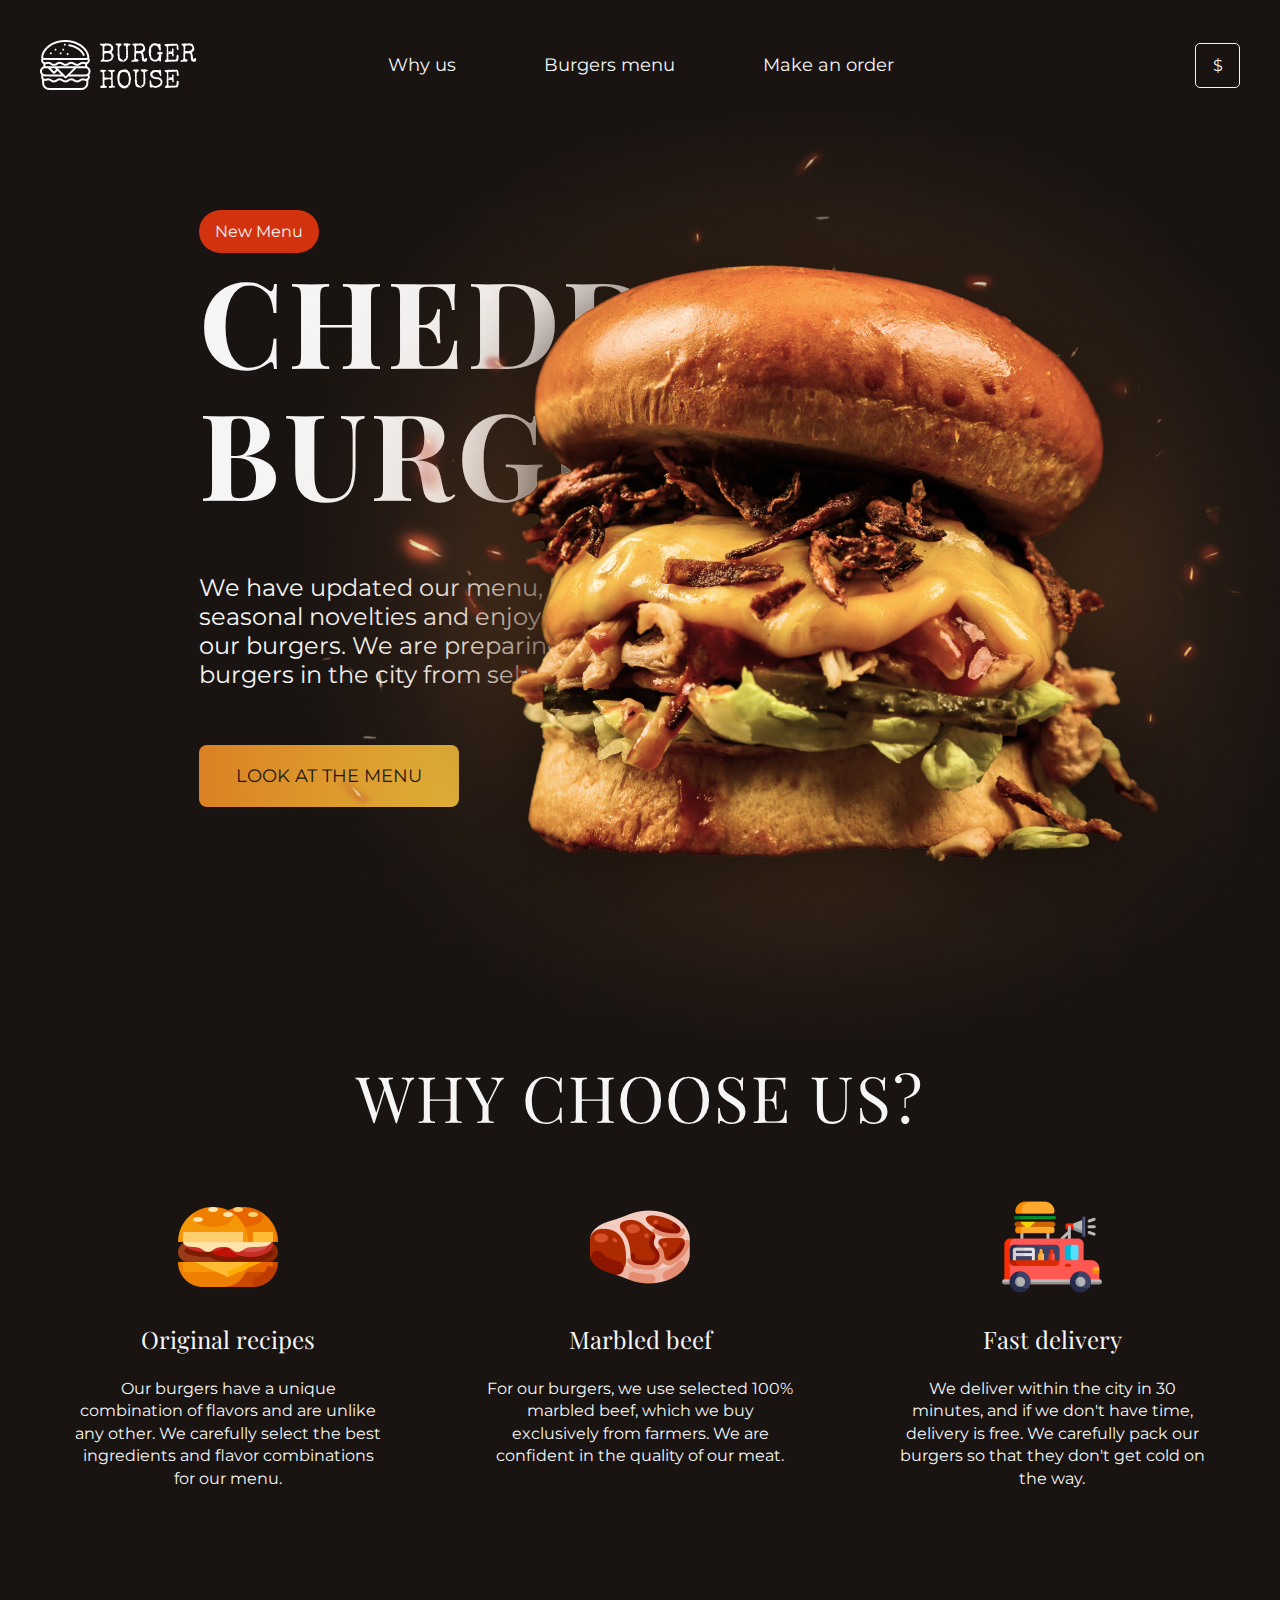
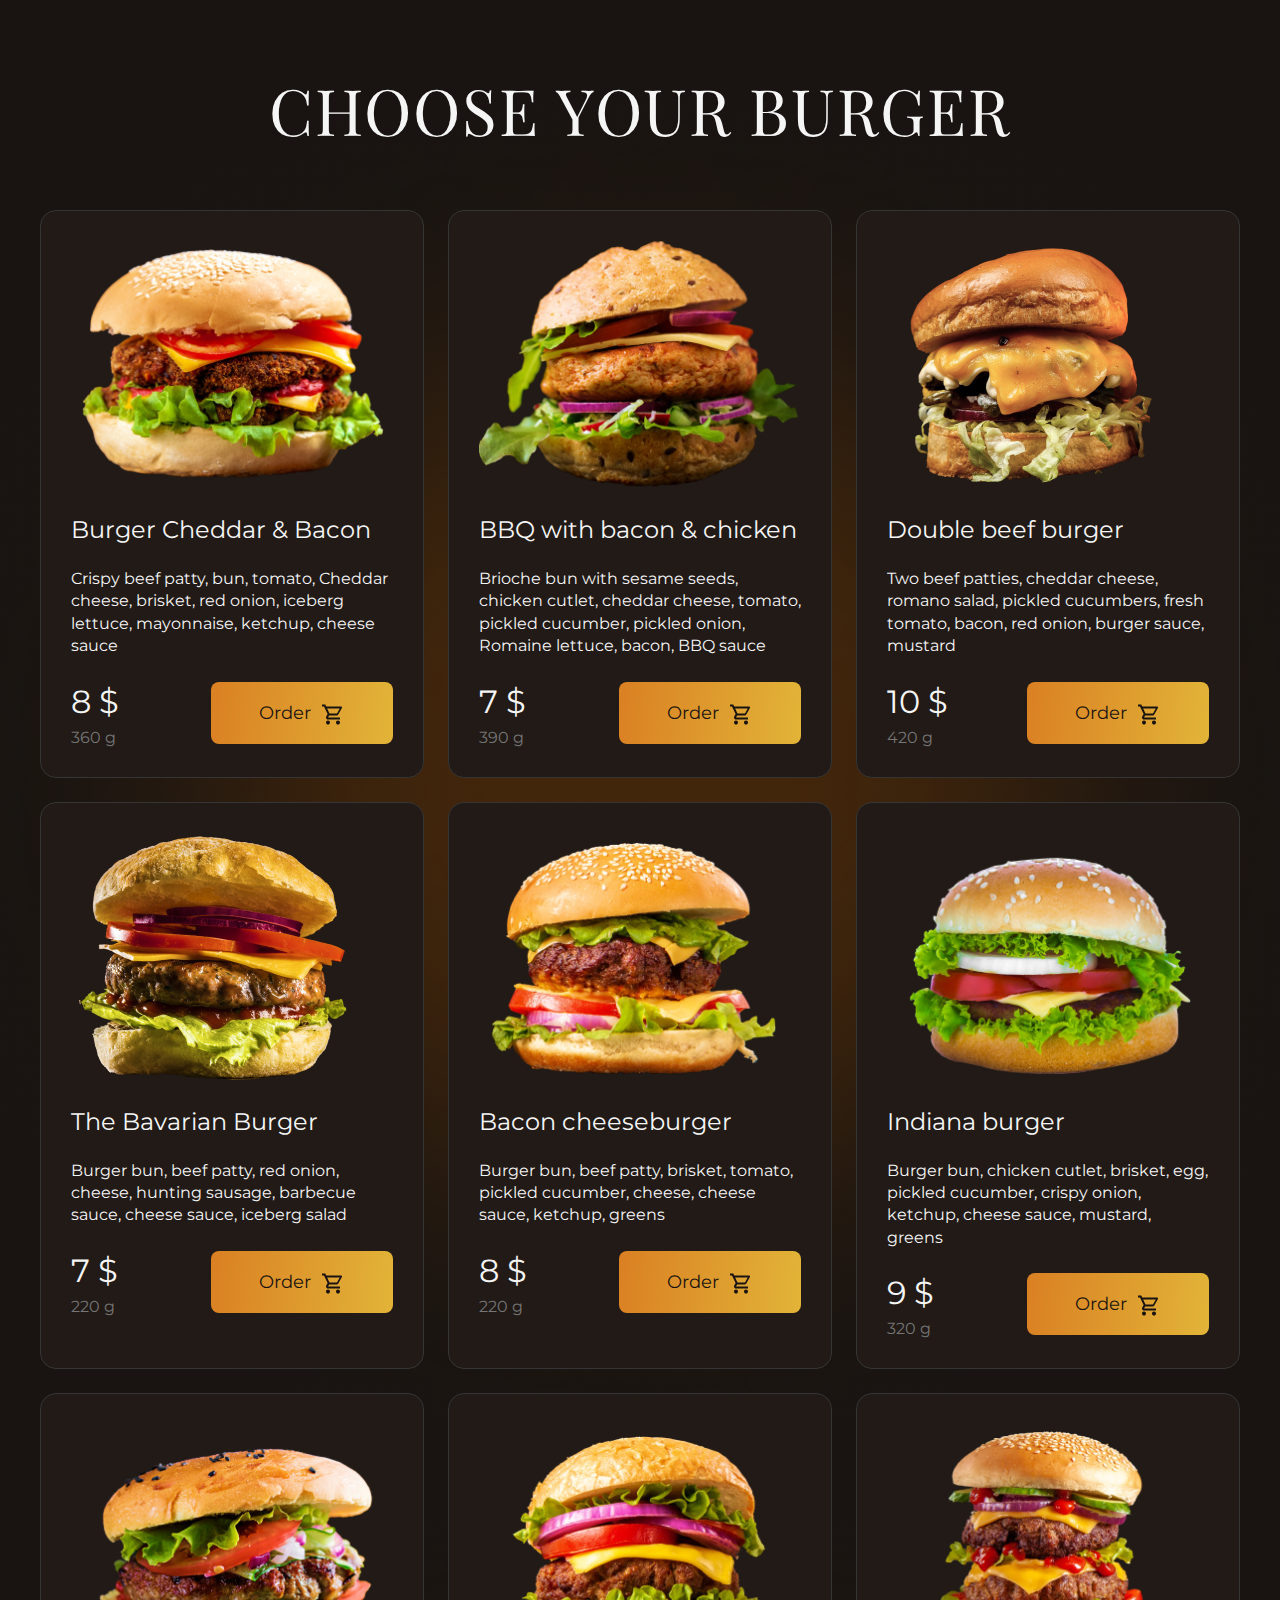
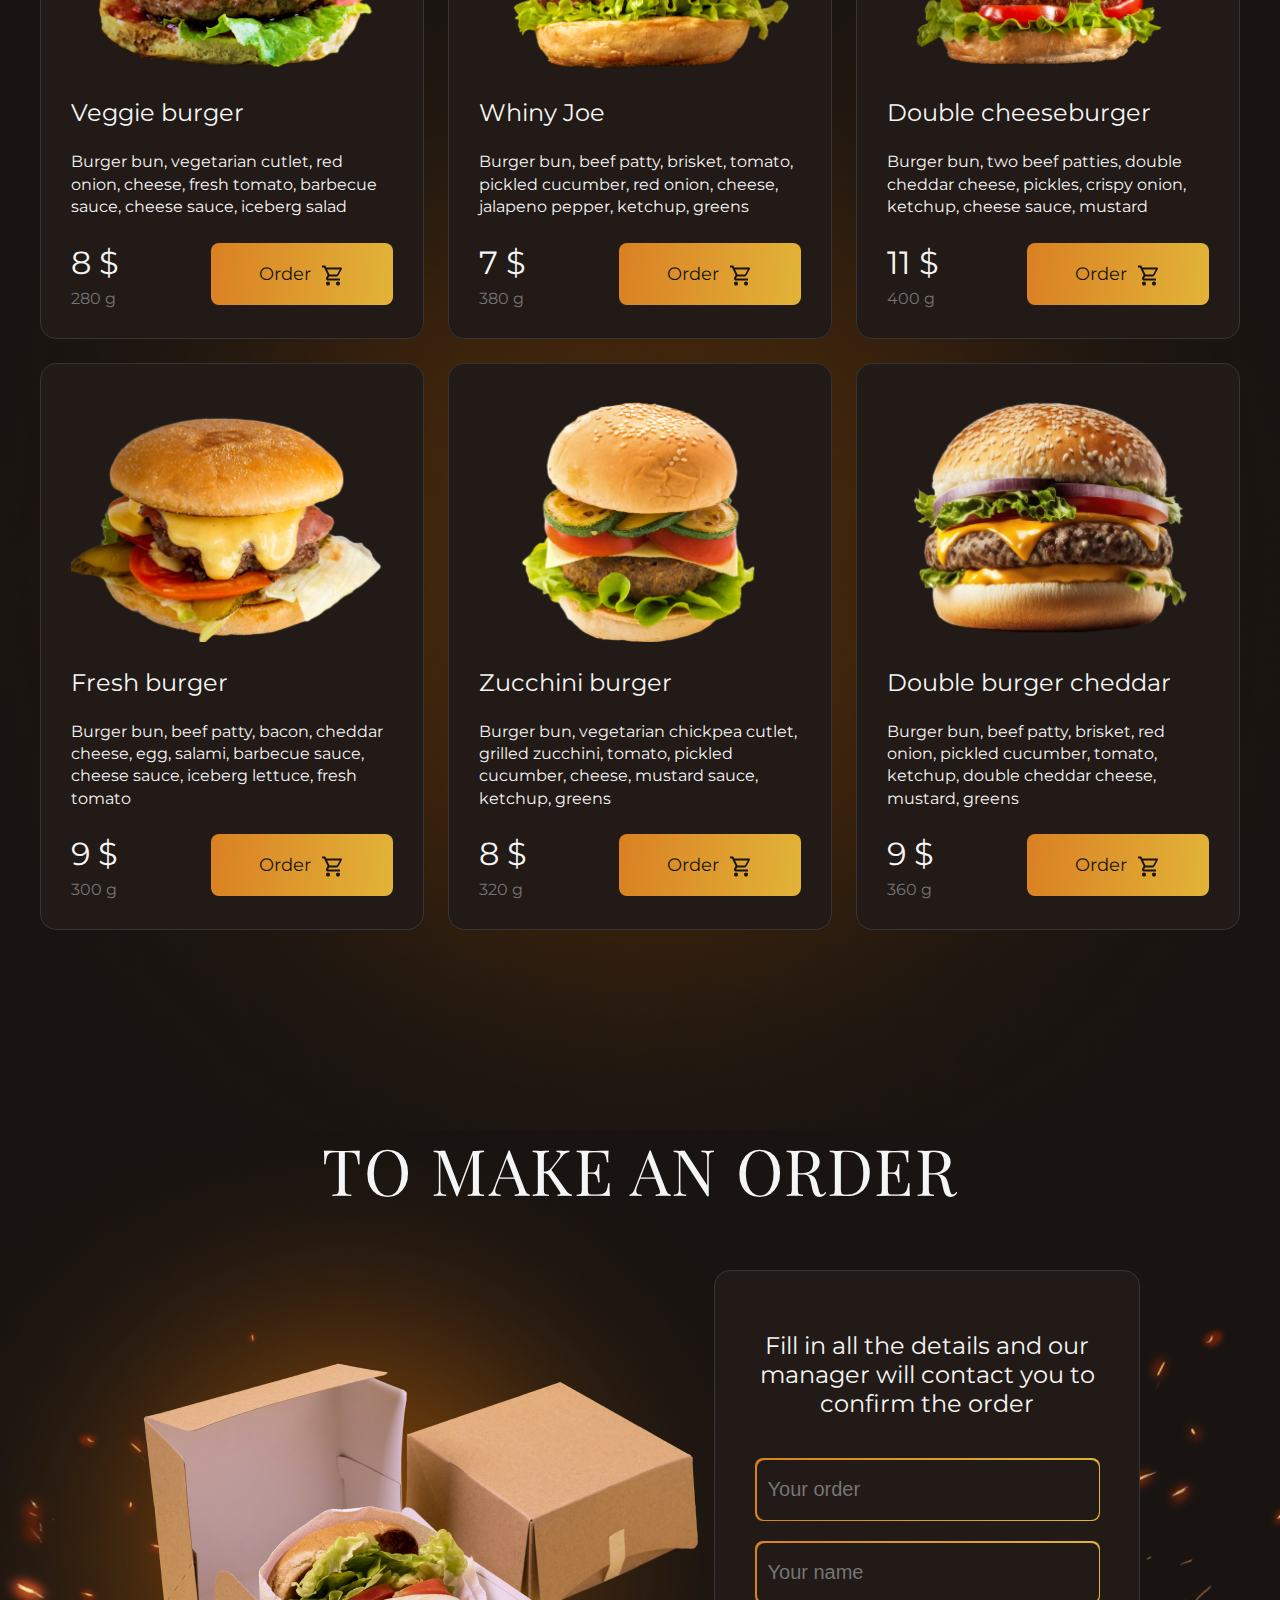
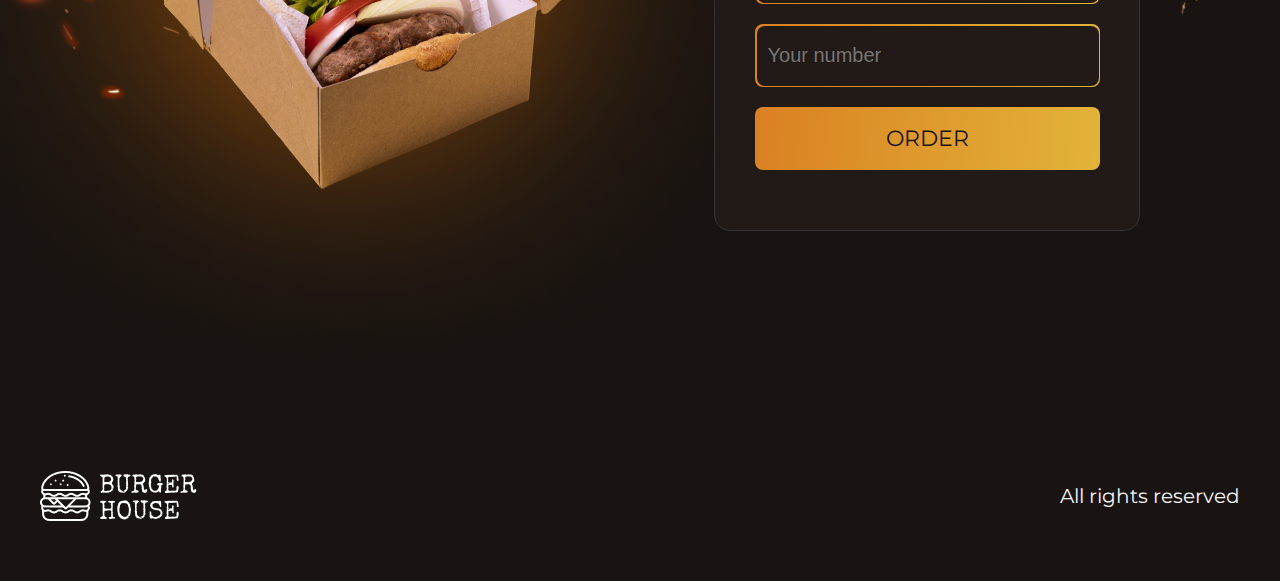
<file: index.html>
<!DOCTYPE html>
<html lang="en">
<head>
    <meta charset="UTF-8">
    <title>Burger House </title>
    <link rel="stylesheet" href="style/style.css">
</head>
<body>
<section class="main">
    <header class="header">
        <div class="container">
            <div class="logo">
                <img src="img/Logo.png" alt="logo">
            </div>
            <nav class="menu">
                <ul class="menu-list">
                    <li class="menu-item">
                        <a data-link="why">Why us</a>
                    </li>
                    <li class="menu-item">
                        <a data-link="products">Burgers menu</a>
                    </li>
                    <li class="menu-item">
                        <a data-link="order">Make an order</a>
                    </li>
                </ul>
            </nav>
            <div class="currency" title="Change currency" id="change-currency">$</div>
        </div>
    </header>
    <section class="main-content">
        <div class="container">
            <div class="main-info">
            <span class="main-small-info">
                New Menu
            </span>
                <h1 class="main-title">
                    CHEDDAR BURGER
                </h1>
                <p class="main-text">
                    We have updated our menu, hurry up to try seasonal novelties and enjoy the excellent taste of our
                    burgers. We are preparing for you the best burgers in the city from selected marble beef.
                </p>
                <div class="main-action">
                    <button class="button" id="main-action-button">LOOK AT THE MENU</button>
                </div>
            </div>
            <img src="img/main_burger.png" alt="main burger" class="main-image">
        </div>
    </section>
</section>
<section class="why" id="why">
    <div class="container">
        <div class="why-title common-title">Why choose us?</div>
        <div class="why-items">
            <div class="why-item">
                <img src="img/sandwich.png" alt="burger" class="why-item-image">
                <div class="why-item-title">
                    Original recipes
                </div>
                <div class="why-item-text">
                    Our burgers have a unique combination of flavors and are unlike any other. We carefully select the
                    best ingredients and flavor combinations for our menu.
                </div>
            </div>
            <div class="why-item">
                <img src="img/meat.png" alt="meat" class="why-item-image">
                <div class="why-item-title">
                    Marbled beef
                </div>
                <div class="why-item-text">
                    For our burgers, we use selected 100% marbled beef, which we buy exclusively from farmers. We are
                    confident in the quality of our meat.
                </div>
            </div>
            <div class="why-item">
                <img src="img/food%20truck.png" alt="delivery" class="why-item-image">
                <div class="why-item-title">
                    Fast delivery
                </div>
                <div class="why-item-text">
                    We deliver within the city in 30 minutes, and if we don't have time, delivery is free. We carefully
                    pack our burgers so that they don't get cold on the way.
                </div>
            </div>
        </div>
    </div>
</section>
<section class="products" id="products">
    <div class="container">
        <div class="products-title common-title">Choose your burger</div>
        <div class="products-items">
            <div class="products-item">
                <div class="products-item-image">
                    <img src="img/1.png" alt="the first one">
                </div>
                <div class="products-item-title">
                    Burger Cheddar & Bacon
                </div>
                <div class="products-item-text">
                    Crispy beef patty, bun, tomato, Cheddar cheese, brisket, red onion, iceberg lettuce, mayonnaise,
                    ketchup, cheese sauce
                </div>
                <div class="products-item-extra">
                    <div class="products-item-info">
                        <div class="products-item-price" data-base-price = "8"> 8 $</div>
                        <div class="products-item-weight"> 360 g</div>
                    </div>
                    <div class="products-item-action">
                        <button class="button product-button">
                            <span>Order</span>
                            <span>
                                <svg width="24" height="25" viewBox="0 0 24 25" fill="none"
                                     xmlns="http://www.w3.org/2000/svg">
<path d="M17 18.5C17.5304 18.5 18.0391 18.7107 18.4142 19.0858C18.7893 19.4609 19 19.9696 19 20.5C19 21.0304 18.7893 21.5391 18.4142 21.9142C18.0391 22.2893 17.5304 22.5 17 22.5C16.4696 22.5 15.9609 22.2893 15.5858 21.9142C15.2107 21.5391 15 21.0304 15 20.5C15 19.39 15.89 18.5 17 18.5ZM1 2.5H4.27L5.21 4.5H20C20.2652 4.5 20.5196 4.60536 20.7071 4.79289C20.8946 4.98043 21 5.23478 21 5.5C21 5.67 20.95 5.84 20.88 6L17.3 12.47C16.96 13.08 16.3 13.5 15.55 13.5H8.1L7.2 15.13L7.17 15.25C7.17 15.3163 7.19634 15.3799 7.24322 15.4268C7.29011 15.4737 7.3537 15.5 7.42 15.5H19V17.5H7C6.46957 17.5 5.96086 17.2893 5.58579 16.9142C5.21071 16.5391 5 16.0304 5 15.5C5 15.15 5.09 14.82 5.24 14.54L6.6 12.09L3 4.5H1V2.5ZM7 18.5C7.53043 18.5 8.03914 18.7107 8.41421 19.0858C8.78929 19.4609 9 19.9696 9 20.5C9 21.0304 8.78929 21.5391 8.41421 21.9142C8.03914 22.2893 7.53043 22.5 7 22.5C6.46957 22.5 5.96086 22.2893 5.58579 21.9142C5.21071 21.5391 5 21.0304 5 20.5C5 19.39 5.89 18.5 7 18.5ZM16 11.5L18.78 6.5H6.14L8.5 11.5H16Z"
      fill="#191411"/>
</svg>
                            </span>
                        </button>
                    </div>
                </div>
            </div>
            <div class="products-item">
                <div class="products-item-image">
                    <img src="img/2.png" alt="the first one">
                </div>
                <div class="products-item-title">
                    BBQ with bacon & chicken
                </div>
                <div class="products-item-text">
                    Brioche bun with sesame seeds, chicken cutlet, cheddar cheese, tomato, pickled cucumber, pickled
                    onion, Romaine lettuce, bacon, BBQ sauce
                </div>
                <div class="products-item-extra">
                    <div class="products-item-info">
                        <div class="products-item-price" data-base-price ="7"> 7 $</div>
                        <div class="products-item-weight"> 390 g</div>
                    </div>
                    <div class="products-item-action">
                        <button class="button product-button">
                            <span>Order</span>
                            <span>
                                <svg width="24" height="25" viewBox="0 0 24 25" fill="none"
                                     xmlns="http://www.w3.org/2000/svg">
<path d="M17 18.5C17.5304 18.5 18.0391 18.7107 18.4142 19.0858C18.7893 19.4609 19 19.9696 19 20.5C19 21.0304 18.7893 21.5391 18.4142 21.9142C18.0391 22.2893 17.5304 22.5 17 22.5C16.4696 22.5 15.9609 22.2893 15.5858 21.9142C15.2107 21.5391 15 21.0304 15 20.5C15 19.39 15.89 18.5 17 18.5ZM1 2.5H4.27L5.21 4.5H20C20.2652 4.5 20.5196 4.60536 20.7071 4.79289C20.8946 4.98043 21 5.23478 21 5.5C21 5.67 20.95 5.84 20.88 6L17.3 12.47C16.96 13.08 16.3 13.5 15.55 13.5H8.1L7.2 15.13L7.17 15.25C7.17 15.3163 7.19634 15.3799 7.24322 15.4268C7.29011 15.4737 7.3537 15.5 7.42 15.5H19V17.5H7C6.46957 17.5 5.96086 17.2893 5.58579 16.9142C5.21071 16.5391 5 16.0304 5 15.5C5 15.15 5.09 14.82 5.24 14.54L6.6 12.09L3 4.5H1V2.5ZM7 18.5C7.53043 18.5 8.03914 18.7107 8.41421 19.0858C8.78929 19.4609 9 19.9696 9 20.5C9 21.0304 8.78929 21.5391 8.41421 21.9142C8.03914 22.2893 7.53043 22.5 7 22.5C6.46957 22.5 5.96086 22.2893 5.58579 21.9142C5.21071 21.5391 5 21.0304 5 20.5C5 19.39 5.89 18.5 7 18.5ZM16 11.5L18.78 6.5H6.14L8.5 11.5H16Z"
      fill="#191411"/>
</svg>
                            </span>
                        </button>
                    </div>
                </div>
            </div>
            <div class="products-item">
                <div class="products-item-image">
                    <img src="img/3.png" alt="the first one">
                </div>
                <div class="products-item-title">
                    Double beef burger
                </div>
                <div class="products-item-text">
                    Two beef patties, cheddar cheese, romano salad, pickled cucumbers, fresh tomato, bacon, red onion,
                    burger sauce, mustard
                </div>
                <div class="products-item-extra">
                    <div class="products-item-info">
                        <div class="products-item-price" data-base-price ="10"> 10 $</div>
                        <div class="products-item-weight"> 420 g</div>
                    </div>
                    <div class="products-item-action">
                        <button class="button product-button">
                            <span>Order</span>
                            <span>
                                <svg width="24" height="25" viewBox="0 0 24 25" fill="none"
                                     xmlns="http://www.w3.org/2000/svg">
<path d="M17 18.5C17.5304 18.5 18.0391 18.7107 18.4142 19.0858C18.7893 19.4609 19 19.9696 19 20.5C19 21.0304 18.7893 21.5391 18.4142 21.9142C18.0391 22.2893 17.5304 22.5 17 22.5C16.4696 22.5 15.9609 22.2893 15.5858 21.9142C15.2107 21.5391 15 21.0304 15 20.5C15 19.39 15.89 18.5 17 18.5ZM1 2.5H4.27L5.21 4.5H20C20.2652 4.5 20.5196 4.60536 20.7071 4.79289C20.8946 4.98043 21 5.23478 21 5.5C21 5.67 20.95 5.84 20.88 6L17.3 12.47C16.96 13.08 16.3 13.5 15.55 13.5H8.1L7.2 15.13L7.17 15.25C7.17 15.3163 7.19634 15.3799 7.24322 15.4268C7.29011 15.4737 7.3537 15.5 7.42 15.5H19V17.5H7C6.46957 17.5 5.96086 17.2893 5.58579 16.9142C5.21071 16.5391 5 16.0304 5 15.5C5 15.15 5.09 14.82 5.24 14.54L6.6 12.09L3 4.5H1V2.5ZM7 18.5C7.53043 18.5 8.03914 18.7107 8.41421 19.0858C8.78929 19.4609 9 19.9696 9 20.5C9 21.0304 8.78929 21.5391 8.41421 21.9142C8.03914 22.2893 7.53043 22.5 7 22.5C6.46957 22.5 5.96086 22.2893 5.58579 21.9142C5.21071 21.5391 5 21.0304 5 20.5C5 19.39 5.89 18.5 7 18.5ZM16 11.5L18.78 6.5H6.14L8.5 11.5H16Z"
      fill="#191411"/>
</svg>
                            </span>
                        </button>
                    </div>
                </div>
            </div>
            <div class="products-item">
                <div class="products-item-image">
                    <img src="img/4.png" alt="the first one">
                </div>
                <div class="products-item-title">
                    The Bavarian Burger
                </div>
                <div class="products-item-text">
                    Burger bun, beef patty, red onion, cheese, hunting sausage, barbecue sauce, cheese sauce, iceberg
                    salad
                </div>
                <div class="products-item-extra">
                    <div class="products-item-info">
                        <div class="products-item-price" data-base-price ="7"> 7 $</div>
                        <div class="products-item-weight"> 220 g</div>
                    </div>
                    <div class="products-item-action">
                        <button class="button product-button">
                            <span>Order</span>
                            <span>
                                <svg width="24" height="25" viewBox="0 0 24 25" fill="none"
                                     xmlns="http://www.w3.org/2000/svg">
<path d="M17 18.5C17.5304 18.5 18.0391 18.7107 18.4142 19.0858C18.7893 19.4609 19 19.9696 19 20.5C19 21.0304 18.7893 21.5391 18.4142 21.9142C18.0391 22.2893 17.5304 22.5 17 22.5C16.4696 22.5 15.9609 22.2893 15.5858 21.9142C15.2107 21.5391 15 21.0304 15 20.5C15 19.39 15.89 18.5 17 18.5ZM1 2.5H4.27L5.21 4.5H20C20.2652 4.5 20.5196 4.60536 20.7071 4.79289C20.8946 4.98043 21 5.23478 21 5.5C21 5.67 20.95 5.84 20.88 6L17.3 12.47C16.96 13.08 16.3 13.5 15.55 13.5H8.1L7.2 15.13L7.17 15.25C7.17 15.3163 7.19634 15.3799 7.24322 15.4268C7.29011 15.4737 7.3537 15.5 7.42 15.5H19V17.5H7C6.46957 17.5 5.96086 17.2893 5.58579 16.9142C5.21071 16.5391 5 16.0304 5 15.5C5 15.15 5.09 14.82 5.24 14.54L6.6 12.09L3 4.5H1V2.5ZM7 18.5C7.53043 18.5 8.03914 18.7107 8.41421 19.0858C8.78929 19.4609 9 19.9696 9 20.5C9 21.0304 8.78929 21.5391 8.41421 21.9142C8.03914 22.2893 7.53043 22.5 7 22.5C6.46957 22.5 5.96086 22.2893 5.58579 21.9142C5.21071 21.5391 5 21.0304 5 20.5C5 19.39 5.89 18.5 7 18.5ZM16 11.5L18.78 6.5H6.14L8.5 11.5H16Z"
      fill="#191411"/>
</svg>
                            </span>
                        </button>
                    </div>
                </div>
            </div>
            <div class="products-item">
                <div class="products-item-image">
                    <img src="img/5.png" alt="the first one">
                </div>
                <div class="products-item-title">
                    Bacon cheeseburger
                </div>
                <div class="products-item-text">
                    Burger bun, beef patty, brisket, tomato, pickled cucumber, cheese, cheese sauce, ketchup, greens
                </div>
                <div class="products-item-extra">
                    <div class="products-item-info">
                        <div class="products-item-price" data-base-price ="8"> 8 $</div>
                        <div class="products-item-weight"> 220 g</div>
                    </div>
                    <div class="products-item-action">
                        <button class="button product-button">
                            <span>Order</span>
                            <span>
                                <svg width="24" height="25" viewBox="0 0 24 25" fill="none"
                                     xmlns="http://www.w3.org/2000/svg">
<path d="M17 18.5C17.5304 18.5 18.0391 18.7107 18.4142 19.0858C18.7893 19.4609 19 19.9696 19 20.5C19 21.0304 18.7893 21.5391 18.4142 21.9142C18.0391 22.2893 17.5304 22.5 17 22.5C16.4696 22.5 15.9609 22.2893 15.5858 21.9142C15.2107 21.5391 15 21.0304 15 20.5C15 19.39 15.89 18.5 17 18.5ZM1 2.5H4.27L5.21 4.5H20C20.2652 4.5 20.5196 4.60536 20.7071 4.79289C20.8946 4.98043 21 5.23478 21 5.5C21 5.67 20.95 5.84 20.88 6L17.3 12.47C16.96 13.08 16.3 13.5 15.55 13.5H8.1L7.2 15.13L7.17 15.25C7.17 15.3163 7.19634 15.3799 7.24322 15.4268C7.29011 15.4737 7.3537 15.5 7.42 15.5H19V17.5H7C6.46957 17.5 5.96086 17.2893 5.58579 16.9142C5.21071 16.5391 5 16.0304 5 15.5C5 15.15 5.09 14.82 5.24 14.54L6.6 12.09L3 4.5H1V2.5ZM7 18.5C7.53043 18.5 8.03914 18.7107 8.41421 19.0858C8.78929 19.4609 9 19.9696 9 20.5C9 21.0304 8.78929 21.5391 8.41421 21.9142C8.03914 22.2893 7.53043 22.5 7 22.5C6.46957 22.5 5.96086 22.2893 5.58579 21.9142C5.21071 21.5391 5 21.0304 5 20.5C5 19.39 5.89 18.5 7 18.5ZM16 11.5L18.78 6.5H6.14L8.5 11.5H16Z"
      fill="#191411"/>
</svg>
                            </span>
                        </button>
                    </div>
                </div>
            </div>
            <div class="products-item">
                <div class="products-item-image">
                    <img src="img/6.png" alt="the first one">
                </div>
                <div class="products-item-title">
                    Indiana burger
                </div>
                <div class="products-item-text">
                    Burger bun, chicken cutlet, brisket, egg, pickled cucumber, crispy onion, ketchup, cheese sauce,
                    mustard, greens
                </div>
                <div class="products-item-extra">
                    <div class="products-item-info">
                        <div class="products-item-price" data-base-price ="9"> 9 $</div>
                        <div class="products-item-weight"> 320 g</div>
                    </div>
                    <div class="products-item-action">
                        <button class="button product-button">
                            <span>Order</span>
                            <span>
                                <svg width="24" height="25" viewBox="0 0 24 25" fill="none"
                                     xmlns="http://www.w3.org/2000/svg">
<path d="M17 18.5C17.5304 18.5 18.0391 18.7107 18.4142 19.0858C18.7893 19.4609 19 19.9696 19 20.5C19 21.0304 18.7893 21.5391 18.4142 21.9142C18.0391 22.2893 17.5304 22.5 17 22.5C16.4696 22.5 15.9609 22.2893 15.5858 21.9142C15.2107 21.5391 15 21.0304 15 20.5C15 19.39 15.89 18.5 17 18.5ZM1 2.5H4.27L5.21 4.5H20C20.2652 4.5 20.5196 4.60536 20.7071 4.79289C20.8946 4.98043 21 5.23478 21 5.5C21 5.67 20.95 5.84 20.88 6L17.3 12.47C16.96 13.08 16.3 13.5 15.55 13.5H8.1L7.2 15.13L7.17 15.25C7.17 15.3163 7.19634 15.3799 7.24322 15.4268C7.29011 15.4737 7.3537 15.5 7.42 15.5H19V17.5H7C6.46957 17.5 5.96086 17.2893 5.58579 16.9142C5.21071 16.5391 5 16.0304 5 15.5C5 15.15 5.09 14.82 5.24 14.54L6.6 12.09L3 4.5H1V2.5ZM7 18.5C7.53043 18.5 8.03914 18.7107 8.41421 19.0858C8.78929 19.4609 9 19.9696 9 20.5C9 21.0304 8.78929 21.5391 8.41421 21.9142C8.03914 22.2893 7.53043 22.5 7 22.5C6.46957 22.5 5.96086 22.2893 5.58579 21.9142C5.21071 21.5391 5 21.0304 5 20.5C5 19.39 5.89 18.5 7 18.5ZM16 11.5L18.78 6.5H6.14L8.5 11.5H16Z"
      fill="#191411"/>
</svg>
                            </span>
                        </button>
                    </div>
                </div>
            </div>
            <div class="products-item">
                <div class="products-item-image">
                    <img src="img/7.png" alt="the first one">
                </div>
                <div class="products-item-title">
                    Veggie burger
                </div>
                <div class="products-item-text">
                    Burger bun, vegetarian cutlet, red onion, cheese, fresh tomato, barbecue sauce, cheese sauce,
                    iceberg salad
                </div>
                <div class="products-item-extra">
                    <div class="products-item-info">
                        <div class="products-item-price" data-base-price ="8"> 8 $</div>
                        <div class="products-item-weight"> 280 g</div>
                    </div>
                    <div class="products-item-action">
                        <button class="button product-button">
                            <span>Order</span>
                            <span>
                                <svg width="24" height="25" viewBox="0 0 24 25" fill="none"
                                     xmlns="http://www.w3.org/2000/svg">
<path d="M17 18.5C17.5304 18.5 18.0391 18.7107 18.4142 19.0858C18.7893 19.4609 19 19.9696 19 20.5C19 21.0304 18.7893 21.5391 18.4142 21.9142C18.0391 22.2893 17.5304 22.5 17 22.5C16.4696 22.5 15.9609 22.2893 15.5858 21.9142C15.2107 21.5391 15 21.0304 15 20.5C15 19.39 15.89 18.5 17 18.5ZM1 2.5H4.27L5.21 4.5H20C20.2652 4.5 20.5196 4.60536 20.7071 4.79289C20.8946 4.98043 21 5.23478 21 5.5C21 5.67 20.95 5.84 20.88 6L17.3 12.47C16.96 13.08 16.3 13.5 15.55 13.5H8.1L7.2 15.13L7.17 15.25C7.17 15.3163 7.19634 15.3799 7.24322 15.4268C7.29011 15.4737 7.3537 15.5 7.42 15.5H19V17.5H7C6.46957 17.5 5.96086 17.2893 5.58579 16.9142C5.21071 16.5391 5 16.0304 5 15.5C5 15.15 5.09 14.82 5.24 14.54L6.6 12.09L3 4.5H1V2.5ZM7 18.5C7.53043 18.5 8.03914 18.7107 8.41421 19.0858C8.78929 19.4609 9 19.9696 9 20.5C9 21.0304 8.78929 21.5391 8.41421 21.9142C8.03914 22.2893 7.53043 22.5 7 22.5C6.46957 22.5 5.96086 22.2893 5.58579 21.9142C5.21071 21.5391 5 21.0304 5 20.5C5 19.39 5.89 18.5 7 18.5ZM16 11.5L18.78 6.5H6.14L8.5 11.5H16Z"
      fill="#191411"/>
</svg>
                            </span>
                        </button>
                    </div>
                </div>
            </div>
            <div class="products-item">
                <div class="products-item-image">
                    <img src="img/8.png" alt="the first one">
                </div>
                <div class="products-item-title">
                    Whiny Joe
                </div>
                <div class="products-item-text">
                    Burger bun, beef patty, brisket, tomato, pickled cucumber, red onion, cheese, jalapeno pepper,
                    ketchup, greens
                </div>
                <div class="products-item-extra">
                    <div class="products-item-info">
                        <div class="products-item-price" data-base-price ="7"> 7 $</div>
                        <div class="products-item-weight"> 380 g</div>
                    </div>
                    <div class="products-item-action">
                        <button class="button product-button">
                            <span>Order</span>
                            <span>
                                <svg width="24" height="25" viewBox="0 0 24 25" fill="none"
                                     xmlns="http://www.w3.org/2000/svg">
<path d="M17 18.5C17.5304 18.5 18.0391 18.7107 18.4142 19.0858C18.7893 19.4609 19 19.9696 19 20.5C19 21.0304 18.7893 21.5391 18.4142 21.9142C18.0391 22.2893 17.5304 22.5 17 22.5C16.4696 22.5 15.9609 22.2893 15.5858 21.9142C15.2107 21.5391 15 21.0304 15 20.5C15 19.39 15.89 18.5 17 18.5ZM1 2.5H4.27L5.21 4.5H20C20.2652 4.5 20.5196 4.60536 20.7071 4.79289C20.8946 4.98043 21 5.23478 21 5.5C21 5.67 20.95 5.84 20.88 6L17.3 12.47C16.96 13.08 16.3 13.5 15.55 13.5H8.1L7.2 15.13L7.17 15.25C7.17 15.3163 7.19634 15.3799 7.24322 15.4268C7.29011 15.4737 7.3537 15.5 7.42 15.5H19V17.5H7C6.46957 17.5 5.96086 17.2893 5.58579 16.9142C5.21071 16.5391 5 16.0304 5 15.5C5 15.15 5.09 14.82 5.24 14.54L6.6 12.09L3 4.5H1V2.5ZM7 18.5C7.53043 18.5 8.03914 18.7107 8.41421 19.0858C8.78929 19.4609 9 19.9696 9 20.5C9 21.0304 8.78929 21.5391 8.41421 21.9142C8.03914 22.2893 7.53043 22.5 7 22.5C6.46957 22.5 5.96086 22.2893 5.58579 21.9142C5.21071 21.5391 5 21.0304 5 20.5C5 19.39 5.89 18.5 7 18.5ZM16 11.5L18.78 6.5H6.14L8.5 11.5H16Z"
      fill="#191411"/>
</svg>
                            </span>
                        </button>
                    </div>
                </div>
            </div>
            <div class="products-item">
                <div class="products-item-image">
                    <img src="img/9.png" alt="the first one">
                </div>
                <div class="products-item-title">
                    Double cheeseburger
                </div>
                <div class="products-item-text">
                    Burger bun, two beef patties, double cheddar cheese, pickles, crispy onion, ketchup, cheese sauce,
                    mustard
                </div>
                <div class="products-item-extra">
                    <div class="products-item-info">
                        <div class="products-item-price" data-base-price ="11"> 11 $</div>
                        <div class="products-item-weight"> 400 g</div>
                    </div>
                    <div class="products-item-action">
                        <button class="button product-button">
                            <span>Order</span>
                            <span>
                                <svg width="24" height="25" viewBox="0 0 24 25" fill="none"
                                     xmlns="http://www.w3.org/2000/svg">
<path d="M17 18.5C17.5304 18.5 18.0391 18.7107 18.4142 19.0858C18.7893 19.4609 19 19.9696 19 20.5C19 21.0304 18.7893 21.5391 18.4142 21.9142C18.0391 22.2893 17.5304 22.5 17 22.5C16.4696 22.5 15.9609 22.2893 15.5858 21.9142C15.2107 21.5391 15 21.0304 15 20.5C15 19.39 15.89 18.5 17 18.5ZM1 2.5H4.27L5.21 4.5H20C20.2652 4.5 20.5196 4.60536 20.7071 4.79289C20.8946 4.98043 21 5.23478 21 5.5C21 5.67 20.95 5.84 20.88 6L17.3 12.47C16.96 13.08 16.3 13.5 15.55 13.5H8.1L7.2 15.13L7.17 15.25C7.17 15.3163 7.19634 15.3799 7.24322 15.4268C7.29011 15.4737 7.3537 15.5 7.42 15.5H19V17.5H7C6.46957 17.5 5.96086 17.2893 5.58579 16.9142C5.21071 16.5391 5 16.0304 5 15.5C5 15.15 5.09 14.82 5.24 14.54L6.6 12.09L3 4.5H1V2.5ZM7 18.5C7.53043 18.5 8.03914 18.7107 8.41421 19.0858C8.78929 19.4609 9 19.9696 9 20.5C9 21.0304 8.78929 21.5391 8.41421 21.9142C8.03914 22.2893 7.53043 22.5 7 22.5C6.46957 22.5 5.96086 22.2893 5.58579 21.9142C5.21071 21.5391 5 21.0304 5 20.5C5 19.39 5.89 18.5 7 18.5ZM16 11.5L18.78 6.5H6.14L8.5 11.5H16Z"
      fill="#191411"/>
</svg>
                            </span>
                        </button>
                    </div>
                </div>
            </div>
            <div class="products-item">
                <div class="products-item-image">
                    <img src="img/10.png" alt="the first one">
                </div>
                <div class="products-item-title">
                    Fresh burger
                </div>
                <div class="products-item-text">
                    Burger bun, beef patty, bacon, cheddar cheese, egg, salami, barbecue sauce, cheese sauce, iceberg
                    lettuce, fresh tomato
                </div>
                <div class="products-item-extra">
                    <div class="products-item-info">
                        <div class="products-item-price" data-base-price ="9"> 9 $</div>
                        <div class="products-item-weight"> 300 g</div>
                    </div>
                    <div class="products-item-action">
                        <button class="button product-button">
                            <span>Order</span>
                            <span>
                                <svg width="24" height="25" viewBox="0 0 24 25" fill="none"
                                     xmlns="http://www.w3.org/2000/svg">
<path d="M17 18.5C17.5304 18.5 18.0391 18.7107 18.4142 19.0858C18.7893 19.4609 19 19.9696 19 20.5C19 21.0304 18.7893 21.5391 18.4142 21.9142C18.0391 22.2893 17.5304 22.5 17 22.5C16.4696 22.5 15.9609 22.2893 15.5858 21.9142C15.2107 21.5391 15 21.0304 15 20.5C15 19.39 15.89 18.5 17 18.5ZM1 2.5H4.27L5.21 4.5H20C20.2652 4.5 20.5196 4.60536 20.7071 4.79289C20.8946 4.98043 21 5.23478 21 5.5C21 5.67 20.95 5.84 20.88 6L17.3 12.47C16.96 13.08 16.3 13.5 15.55 13.5H8.1L7.2 15.13L7.17 15.25C7.17 15.3163 7.19634 15.3799 7.24322 15.4268C7.29011 15.4737 7.3537 15.5 7.42 15.5H19V17.5H7C6.46957 17.5 5.96086 17.2893 5.58579 16.9142C5.21071 16.5391 5 16.0304 5 15.5C5 15.15 5.09 14.82 5.24 14.54L6.6 12.09L3 4.5H1V2.5ZM7 18.5C7.53043 18.5 8.03914 18.7107 8.41421 19.0858C8.78929 19.4609 9 19.9696 9 20.5C9 21.0304 8.78929 21.5391 8.41421 21.9142C8.03914 22.2893 7.53043 22.5 7 22.5C6.46957 22.5 5.96086 22.2893 5.58579 21.9142C5.21071 21.5391 5 21.0304 5 20.5C5 19.39 5.89 18.5 7 18.5ZM16 11.5L18.78 6.5H6.14L8.5 11.5H16Z"
      fill="#191411"/>
</svg>
                            </span>
                        </button>
                    </div>
                </div>
            </div>
            <div class="products-item">
                <div class="products-item-image">
                    <img src="img/11.png" alt="the first one">
                </div>
                <div class="products-item-title">
                    Zucchini burger
                </div>
                <div class="products-item-text">
                    Burger bun, vegetarian chickpea cutlet, grilled zucchini, tomato, pickled cucumber, cheese, mustard
                    sauce, ketchup, greens
                </div>
                <div class="products-item-extra">
                    <div class="products-item-info">
                        <div class="products-item-price" data-base-price ="8"> 8 $</div>
                        <div class="products-item-weight"> 320 g</div>
                    </div>
                    <div class="products-item-action">
                        <button class="button product-button">
                            <span>Order</span>
                            <span>
                                <svg width="24" height="25" viewBox="0 0 24 25" fill="none"
                                     xmlns="http://www.w3.org/2000/svg">
<path d="M17 18.5C17.5304 18.5 18.0391 18.7107 18.4142 19.0858C18.7893 19.4609 19 19.9696 19 20.5C19 21.0304 18.7893 21.5391 18.4142 21.9142C18.0391 22.2893 17.5304 22.5 17 22.5C16.4696 22.5 15.9609 22.2893 15.5858 21.9142C15.2107 21.5391 15 21.0304 15 20.5C15 19.39 15.89 18.5 17 18.5ZM1 2.5H4.27L5.21 4.5H20C20.2652 4.5 20.5196 4.60536 20.7071 4.79289C20.8946 4.98043 21 5.23478 21 5.5C21 5.67 20.95 5.84 20.88 6L17.3 12.47C16.96 13.08 16.3 13.5 15.55 13.5H8.1L7.2 15.13L7.17 15.25C7.17 15.3163 7.19634 15.3799 7.24322 15.4268C7.29011 15.4737 7.3537 15.5 7.42 15.5H19V17.5H7C6.46957 17.5 5.96086 17.2893 5.58579 16.9142C5.21071 16.5391 5 16.0304 5 15.5C5 15.15 5.09 14.82 5.24 14.54L6.6 12.09L3 4.5H1V2.5ZM7 18.5C7.53043 18.5 8.03914 18.7107 8.41421 19.0858C8.78929 19.4609 9 19.9696 9 20.5C9 21.0304 8.78929 21.5391 8.41421 21.9142C8.03914 22.2893 7.53043 22.5 7 22.5C6.46957 22.5 5.96086 22.2893 5.58579 21.9142C5.21071 21.5391 5 21.0304 5 20.5C5 19.39 5.89 18.5 7 18.5ZM16 11.5L18.78 6.5H6.14L8.5 11.5H16Z"
      fill="#191411"/>
</svg>
                            </span>
                        </button>
                    </div>
                </div>
            </div>
            <div class="products-item">
                <div class="products-item-image">
                    <img src="img/12.png" alt="the first one">
                </div>
                <div class="products-item-title">
                    Double burger cheddar
                </div>
                <div class="products-item-text">
                    Burger bun, beef patty, brisket, red onion, pickled cucumber, tomato, ketchup, double cheddar
                    cheese, mustard, greens
                </div>
                <div class="products-item-extra">
                    <div class="products-item-info">
                        <div class="products-item-price" data-base-price ="9"> 9 $</div>
                        <div class="products-item-weight"> 360 g</div>
                    </div>
                    <div class="products-item-action">
                        <button class="button product-button">
                            <span>Order</span>
                            <span>
                                <svg width="24" height="25" viewBox="0 0 24 25" fill="none"
                                     xmlns="http://www.w3.org/2000/svg">
<path d="M17 18.5C17.5304 18.5 18.0391 18.7107 18.4142 19.0858C18.7893 19.4609 19 19.9696 19 20.5C19 21.0304 18.7893 21.5391 18.4142 21.9142C18.0391 22.2893 17.5304 22.5 17 22.5C16.4696 22.5 15.9609 22.2893 15.5858 21.9142C15.2107 21.5391 15 21.0304 15 20.5C15 19.39 15.89 18.5 17 18.5ZM1 2.5H4.27L5.21 4.5H20C20.2652 4.5 20.5196 4.60536 20.7071 4.79289C20.8946 4.98043 21 5.23478 21 5.5C21 5.67 20.95 5.84 20.88 6L17.3 12.47C16.96 13.08 16.3 13.5 15.55 13.5H8.1L7.2 15.13L7.17 15.25C7.17 15.3163 7.19634 15.3799 7.24322 15.4268C7.29011 15.4737 7.3537 15.5 7.42 15.5H19V17.5H7C6.46957 17.5 5.96086 17.2893 5.58579 16.9142C5.21071 16.5391 5 16.0304 5 15.5C5 15.15 5.09 14.82 5.24 14.54L6.6 12.09L3 4.5H1V2.5ZM7 18.5C7.53043 18.5 8.03914 18.7107 8.41421 19.0858C8.78929 19.4609 9 19.9696 9 20.5C9 21.0304 8.78929 21.5391 8.41421 21.9142C8.03914 22.2893 7.53043 22.5 7 22.5C6.46957 22.5 5.96086 22.2893 5.58579 21.9142C5.21071 21.5391 5 21.0304 5 20.5C5 19.39 5.89 18.5 7 18.5ZM16 11.5L18.78 6.5H6.14L8.5 11.5H16Z"
      fill="#191411"/>
</svg>
                            </span>
                        </button>
                    </div>
                </div>
            </div>
        </div>
    </div>
</section>
<section class="order" id="order">
    <div class="container">
        <div class="order-title common-title">To make an order</div>
        <img src="img/food-delivery.png" alt=" Burger in the box" class="order-image">
        <div class="order-form">
            <div class="order-form-text">Fill in all the details and our manager will contact you to confirm the order
            </div>
            <div class="order-form-inputs">
                <div class="order-form-input">
                    <input type="text" placeholder="Your order" id="burger">
                </div>
                <div class="order-form-input">
                    <input type="text" placeholder="Your name" id="name">
                </div>
                <div class="order-form-input">
                    <input type="text" placeholder="Your number" id="number">
                </div>
                <button class="button" id="order-action">Order</button>
            </div>
        </div>
    </div>
</section>
<footer class="footer">
    <div class="container">
        <div class="logo">
            <img src="img/Logo.png" alt="logo">
        </div>
        <div class="rights">All rights reserved </div>
    </div>
</footer>
<script src="src/script.js"></script>
</body>
</html>
</file>
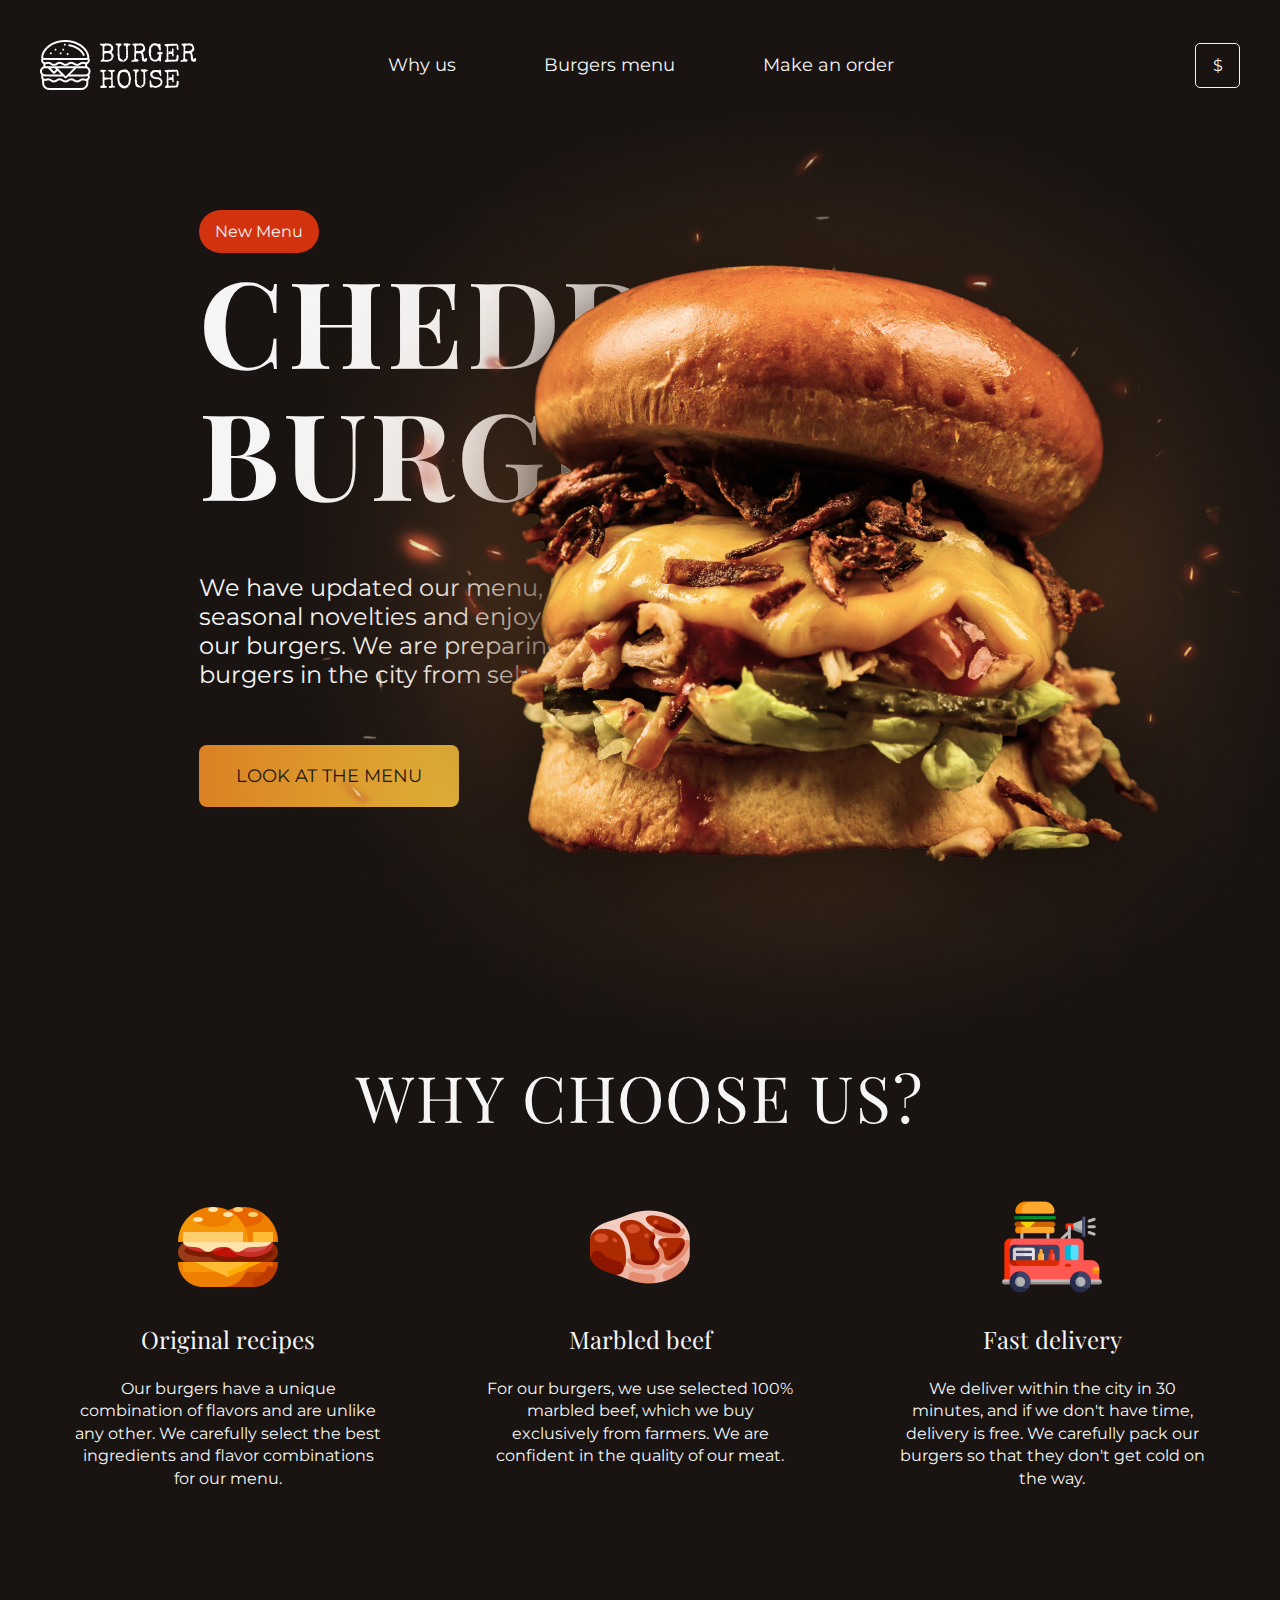
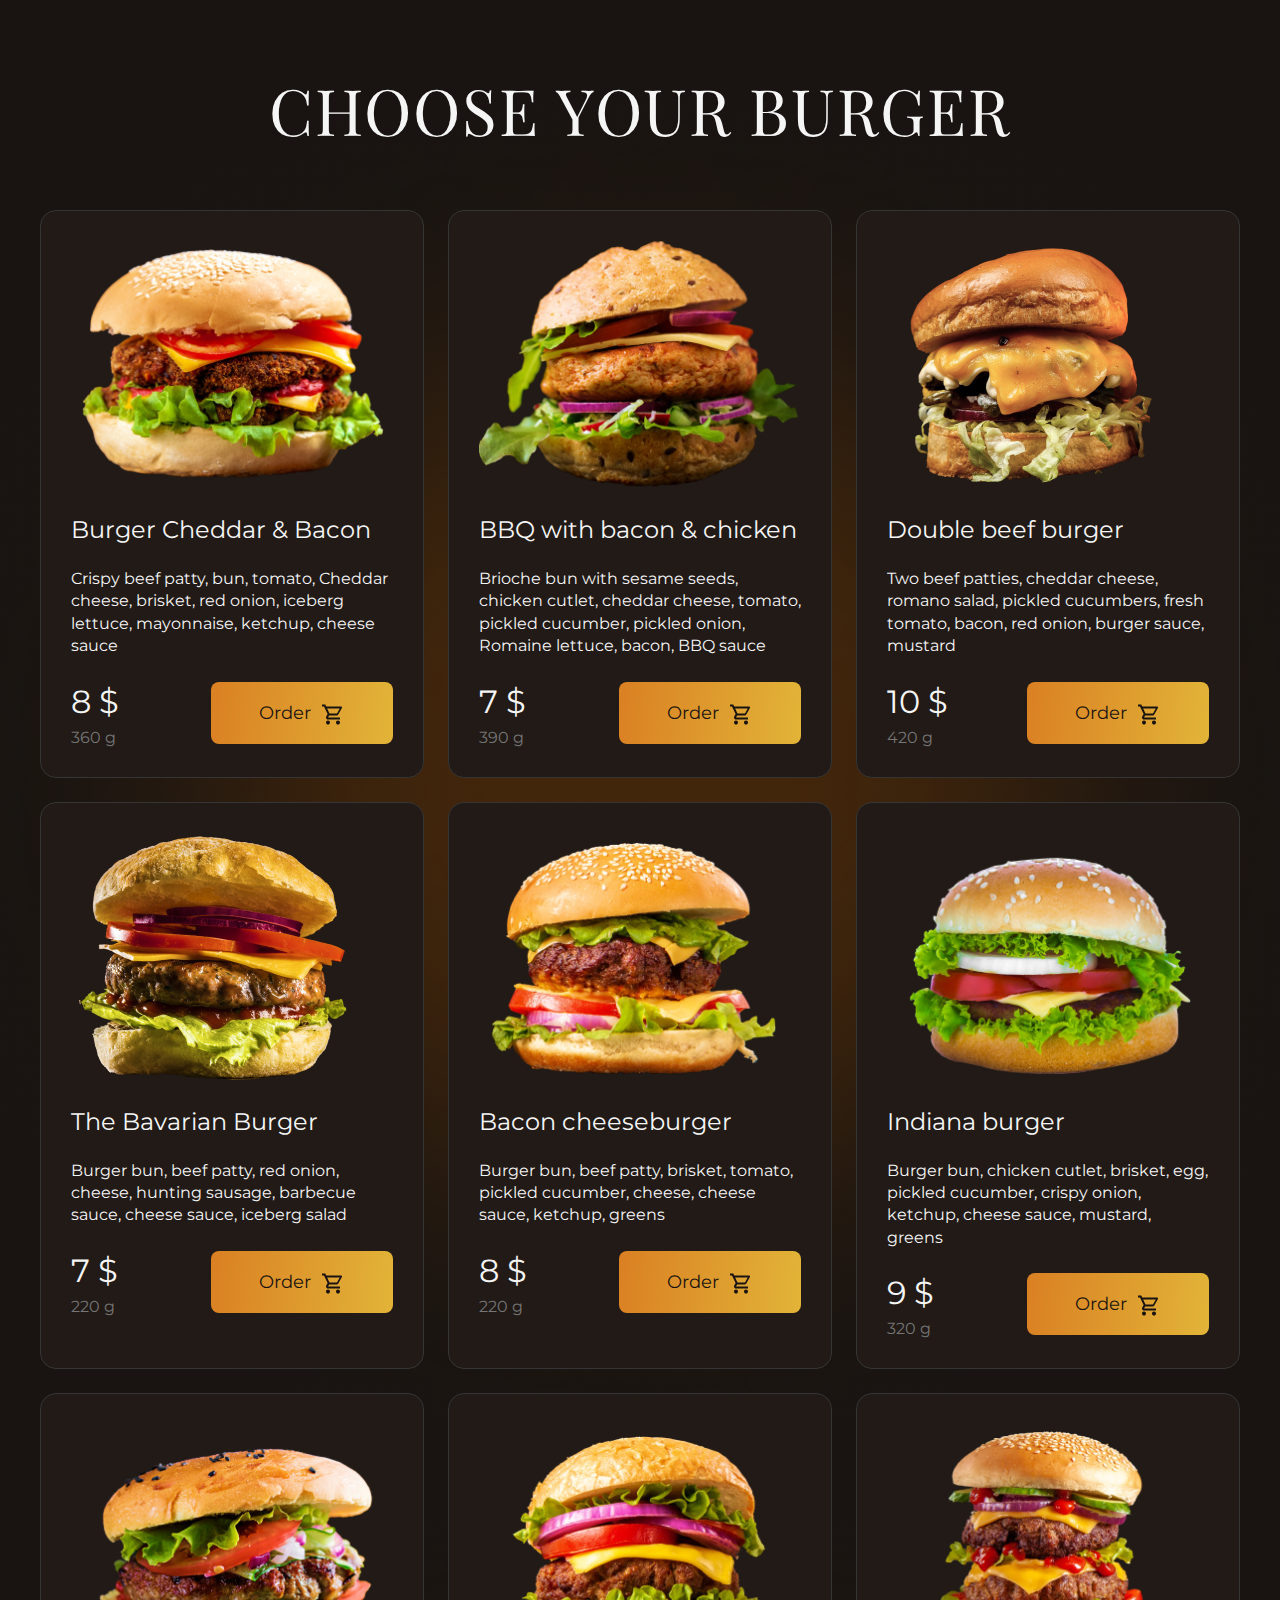
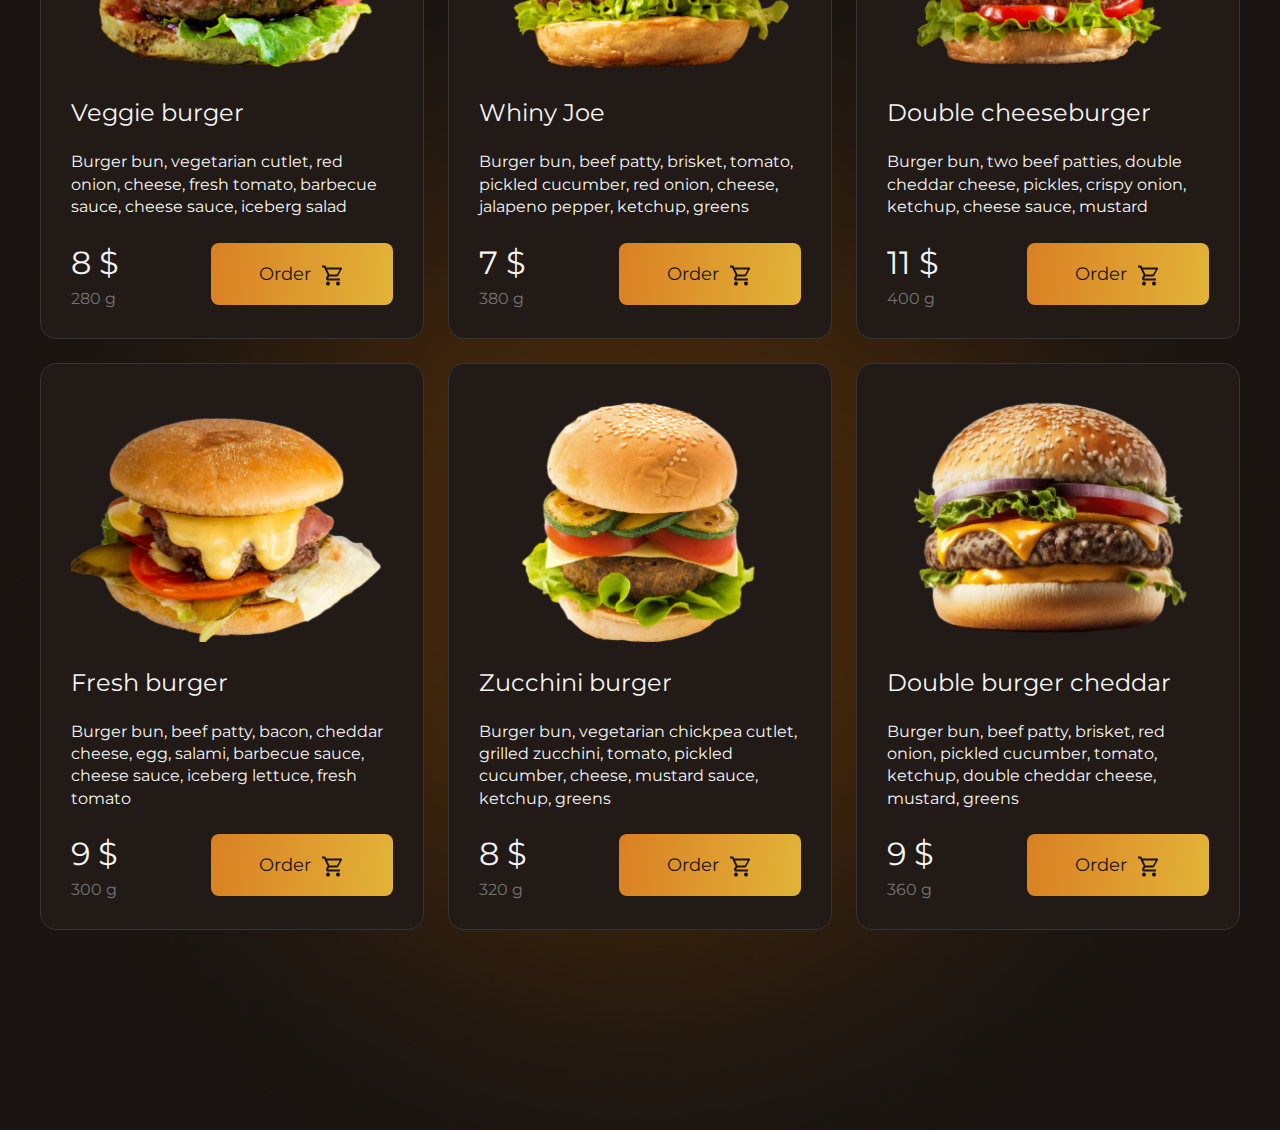
<file: index/index.html>
<!DOCTYPE html>
<html lang="en">
<head>
    <meta charset="UTF-8">
    <title>Burger House </title>
    <link rel="stylesheet" href="/style/style.css">
</head>
<body>
<section class="main">
    <header class="header">
        <div class="container">
            <div class="logo">
                <img src="/img/Logo.png" alt="logo">
            </div>
            <nav class="menu">
                <ul class="menu-list">
                    <li class="menu-item">
                        <a href="#">Why us</a>
                    </li>
                    <li class="menu-item">
                        <a href="#">Burgers menu</a>
                    </li>
                    <li class="menu-item">
                        <a href="#">Make an order</a>
                    </li>
                </ul>
            </nav>
            <div class="currency" title="Change currency">$</div>
        </div>
    </header>
    <section class="main-content">
        <div class="container">
            <div class="main-info">
            <span class="main-small-info">
                New Menu
            </span>
                <h1 class="main-title">
                    CHEDDAR BURGER
                </h1>
                <p class="main-text">
                    We have updated our menu, hurry up to try seasonal novelties and enjoy the excellent taste of our
                    burgers. We are preparing for you the best burgers in the city from selected marble beef.
                </p>
                <div class="main-action">
                    <button class="button">LOOK AT THE MENU</button>
                </div>
            </div>
            <img src="../img/main_burger.png" alt="main burger" class="main-image">
        </div>
    </section>
</section>
<section class="why">
    <div class="container">
        <div class="why-title common-title">Why choose us?</div>
        <div class="why-items">
            <div class="why-item">
                <img src="../img/sandwich.png" alt="burger" class="why-item-image">
                <div class="why-item-title">
                    Original recipes
                </div>
                <div class="why-item-text">
                    Our burgers have a unique combination of flavors and are unlike any other. We carefully select the
                    best ingredients and flavor combinations for our menu.
                </div>
            </div>
            <div class="why-item">
                <img src="../img/meat.png" alt="meat" class="why-item-image">
                <div class="why-item-title">
                    Marbled beef
                </div>
                <div class="why-item-text">
                    For our burgers, we use selected 100% marbled beef, which we buy exclusively from farmers. We are
                    confident in the quality of our meat.
                </div>
            </div>
            <div class="why-item">
                <img src="../img/food%20truck.png" alt="delivery" class="why-item-image">
                <div class="why-item-title">
                    Fast delivery
                </div>
                <div class="why-item-text">
                    We deliver within the city in 30 minutes, and if we don't have time, delivery is free. We carefully
                    pack our burgers so that they don't get cold on the way.
                </div>
            </div>
        </div>
    </div>
</section>
<section class="products">
    <div class="container">
        <div class="products-title common-title">Choose your burger</div>
        <div class="products-items">
            <div class="products-item">
                <div class="products-item-image">
                    <img src="../img/1.png" alt="the first one">
                </div>
                <div class="products-item-title">
                    Burger Cheddar & Bacon
                </div>
                <div class="products-item-text">
                    Crispy beef patty, bun, tomato, Cheddar cheese, brisket, red onion, iceberg lettuce, mayonnaise,
                    ketchup, cheese sauce
                </div>
                <div class="products-item-extra">
                    <div class="products-item-info">
                        <div class="products-item-price"> 8 $</div>
                        <div class="products-item-weight"> 360 g</div>
                    </div>
                    <div class="products-item-action">
                        <button class="button product-button">
                            <span>Order</span>
                            <span>
                                <svg width="24" height="25" viewBox="0 0 24 25" fill="none"
                                     xmlns="http://www.w3.org/2000/svg">
<path d="M17 18.5C17.5304 18.5 18.0391 18.7107 18.4142 19.0858C18.7893 19.4609 19 19.9696 19 20.5C19 21.0304 18.7893 21.5391 18.4142 21.9142C18.0391 22.2893 17.5304 22.5 17 22.5C16.4696 22.5 15.9609 22.2893 15.5858 21.9142C15.2107 21.5391 15 21.0304 15 20.5C15 19.39 15.89 18.5 17 18.5ZM1 2.5H4.27L5.21 4.5H20C20.2652 4.5 20.5196 4.60536 20.7071 4.79289C20.8946 4.98043 21 5.23478 21 5.5C21 5.67 20.95 5.84 20.88 6L17.3 12.47C16.96 13.08 16.3 13.5 15.55 13.5H8.1L7.2 15.13L7.17 15.25C7.17 15.3163 7.19634 15.3799 7.24322 15.4268C7.29011 15.4737 7.3537 15.5 7.42 15.5H19V17.5H7C6.46957 17.5 5.96086 17.2893 5.58579 16.9142C5.21071 16.5391 5 16.0304 5 15.5C5 15.15 5.09 14.82 5.24 14.54L6.6 12.09L3 4.5H1V2.5ZM7 18.5C7.53043 18.5 8.03914 18.7107 8.41421 19.0858C8.78929 19.4609 9 19.9696 9 20.5C9 21.0304 8.78929 21.5391 8.41421 21.9142C8.03914 22.2893 7.53043 22.5 7 22.5C6.46957 22.5 5.96086 22.2893 5.58579 21.9142C5.21071 21.5391 5 21.0304 5 20.5C5 19.39 5.89 18.5 7 18.5ZM16 11.5L18.78 6.5H6.14L8.5 11.5H16Z"
      fill="#191411"/>
</svg>
                            </span>
                        </button>
                    </div>
                </div>
            </div>
            <div class="products-item">
                <div class="products-item-image">
                    <img src="../img/2.png" alt="the first one">
                </div>
                <div class="products-item-title">
                    BBQ with bacon & chicken
                </div>
                <div class="products-item-text">
                    Brioche bun with sesame seeds, chicken cutlet, cheddar cheese, tomato, pickled cucumber, pickled onion, Romaine lettuce, bacon, BBQ sauce
                </div>
                <div class="products-item-extra">
                    <div class="products-item-info">
                        <div class="products-item-price"> 7 $</div>
                        <div class="products-item-weight"> 390 g</div>
                    </div>
                    <div class="products-item-action">
                        <button class="button product-button">
                            <span>Order</span>
                            <span>
                                <svg width="24" height="25" viewBox="0 0 24 25" fill="none"
                                     xmlns="http://www.w3.org/2000/svg">
<path d="M17 18.5C17.5304 18.5 18.0391 18.7107 18.4142 19.0858C18.7893 19.4609 19 19.9696 19 20.5C19 21.0304 18.7893 21.5391 18.4142 21.9142C18.0391 22.2893 17.5304 22.5 17 22.5C16.4696 22.5 15.9609 22.2893 15.5858 21.9142C15.2107 21.5391 15 21.0304 15 20.5C15 19.39 15.89 18.5 17 18.5ZM1 2.5H4.27L5.21 4.5H20C20.2652 4.5 20.5196 4.60536 20.7071 4.79289C20.8946 4.98043 21 5.23478 21 5.5C21 5.67 20.95 5.84 20.88 6L17.3 12.47C16.96 13.08 16.3 13.5 15.55 13.5H8.1L7.2 15.13L7.17 15.25C7.17 15.3163 7.19634 15.3799 7.24322 15.4268C7.29011 15.4737 7.3537 15.5 7.42 15.5H19V17.5H7C6.46957 17.5 5.96086 17.2893 5.58579 16.9142C5.21071 16.5391 5 16.0304 5 15.5C5 15.15 5.09 14.82 5.24 14.54L6.6 12.09L3 4.5H1V2.5ZM7 18.5C7.53043 18.5 8.03914 18.7107 8.41421 19.0858C8.78929 19.4609 9 19.9696 9 20.5C9 21.0304 8.78929 21.5391 8.41421 21.9142C8.03914 22.2893 7.53043 22.5 7 22.5C6.46957 22.5 5.96086 22.2893 5.58579 21.9142C5.21071 21.5391 5 21.0304 5 20.5C5 19.39 5.89 18.5 7 18.5ZM16 11.5L18.78 6.5H6.14L8.5 11.5H16Z"
      fill="#191411"/>
</svg>
                            </span>
                        </button>
                    </div>
                </div>
            </div>
            <div class="products-item">
                <div class="products-item-image">
                    <img src="../img/3.png" alt="the first one">
                </div>
                <div class="products-item-title">
                    Double beef burger
                </div>
                <div class="products-item-text">
                    Two beef patties, cheddar cheese, romano salad, pickled cucumbers, fresh tomato, bacon, red onion, burger sauce, mustard
                </div>
                <div class="products-item-extra">
                    <div class="products-item-info">
                        <div class="products-item-price"> 10 $</div>
                        <div class="products-item-weight"> 420 g</div>
                    </div>
                    <div class="products-item-action">
                        <button class="button product-button">
                            <span>Order</span>
                            <span>
                                <svg width="24" height="25" viewBox="0 0 24 25" fill="none"
                                     xmlns="http://www.w3.org/2000/svg">
<path d="M17 18.5C17.5304 18.5 18.0391 18.7107 18.4142 19.0858C18.7893 19.4609 19 19.9696 19 20.5C19 21.0304 18.7893 21.5391 18.4142 21.9142C18.0391 22.2893 17.5304 22.5 17 22.5C16.4696 22.5 15.9609 22.2893 15.5858 21.9142C15.2107 21.5391 15 21.0304 15 20.5C15 19.39 15.89 18.5 17 18.5ZM1 2.5H4.27L5.21 4.5H20C20.2652 4.5 20.5196 4.60536 20.7071 4.79289C20.8946 4.98043 21 5.23478 21 5.5C21 5.67 20.95 5.84 20.88 6L17.3 12.47C16.96 13.08 16.3 13.5 15.55 13.5H8.1L7.2 15.13L7.17 15.25C7.17 15.3163 7.19634 15.3799 7.24322 15.4268C7.29011 15.4737 7.3537 15.5 7.42 15.5H19V17.5H7C6.46957 17.5 5.96086 17.2893 5.58579 16.9142C5.21071 16.5391 5 16.0304 5 15.5C5 15.15 5.09 14.82 5.24 14.54L6.6 12.09L3 4.5H1V2.5ZM7 18.5C7.53043 18.5 8.03914 18.7107 8.41421 19.0858C8.78929 19.4609 9 19.9696 9 20.5C9 21.0304 8.78929 21.5391 8.41421 21.9142C8.03914 22.2893 7.53043 22.5 7 22.5C6.46957 22.5 5.96086 22.2893 5.58579 21.9142C5.21071 21.5391 5 21.0304 5 20.5C5 19.39 5.89 18.5 7 18.5ZM16 11.5L18.78 6.5H6.14L8.5 11.5H16Z"
      fill="#191411"/>
</svg>
                            </span>
                        </button>
                    </div>
                </div>
            </div>
            <div class="products-item">
                <div class="products-item-image">
                    <img src="../img/4.png" alt="the first one">
                </div>
                <div class="products-item-title">
                    The Bavarian Burger
                </div>
                <div class="products-item-text">
                    Burger bun, beef patty, red onion, cheese, hunting sausage, barbecue sauce, cheese sauce, iceberg salad
                </div>
                <div class="products-item-extra">
                    <div class="products-item-info">
                        <div class="products-item-price"> 7 $</div>
                        <div class="products-item-weight"> 220 g</div>
                    </div>
                    <div class="products-item-action">
                        <button class="button product-button">
                            <span>Order</span>
                            <span>
                                <svg width="24" height="25" viewBox="0 0 24 25" fill="none"
                                     xmlns="http://www.w3.org/2000/svg">
<path d="M17 18.5C17.5304 18.5 18.0391 18.7107 18.4142 19.0858C18.7893 19.4609 19 19.9696 19 20.5C19 21.0304 18.7893 21.5391 18.4142 21.9142C18.0391 22.2893 17.5304 22.5 17 22.5C16.4696 22.5 15.9609 22.2893 15.5858 21.9142C15.2107 21.5391 15 21.0304 15 20.5C15 19.39 15.89 18.5 17 18.5ZM1 2.5H4.27L5.21 4.5H20C20.2652 4.5 20.5196 4.60536 20.7071 4.79289C20.8946 4.98043 21 5.23478 21 5.5C21 5.67 20.95 5.84 20.88 6L17.3 12.47C16.96 13.08 16.3 13.5 15.55 13.5H8.1L7.2 15.13L7.17 15.25C7.17 15.3163 7.19634 15.3799 7.24322 15.4268C7.29011 15.4737 7.3537 15.5 7.42 15.5H19V17.5H7C6.46957 17.5 5.96086 17.2893 5.58579 16.9142C5.21071 16.5391 5 16.0304 5 15.5C5 15.15 5.09 14.82 5.24 14.54L6.6 12.09L3 4.5H1V2.5ZM7 18.5C7.53043 18.5 8.03914 18.7107 8.41421 19.0858C8.78929 19.4609 9 19.9696 9 20.5C9 21.0304 8.78929 21.5391 8.41421 21.9142C8.03914 22.2893 7.53043 22.5 7 22.5C6.46957 22.5 5.96086 22.2893 5.58579 21.9142C5.21071 21.5391 5 21.0304 5 20.5C5 19.39 5.89 18.5 7 18.5ZM16 11.5L18.78 6.5H6.14L8.5 11.5H16Z"
      fill="#191411"/>
</svg>
                            </span>
                        </button>
                    </div>
                </div>
            </div>
            <div class="products-item">
                <div class="products-item-image">
                    <img src="../img/5.png" alt="the first one">
                </div>
                <div class="products-item-title">
                    Bacon cheeseburger
                </div>
                <div class="products-item-text">
                    Burger bun, beef patty, brisket, tomato, pickled cucumber, cheese, cheese sauce, ketchup, greens
                </div>
                <div class="products-item-extra">
                    <div class="products-item-info">
                        <div class="products-item-price"> 8 $</div>
                        <div class="products-item-weight"> 220 g</div>
                    </div>
                    <div class="products-item-action">
                        <button class="button product-button">
                            <span>Order</span>
                            <span>
                                <svg width="24" height="25" viewBox="0 0 24 25" fill="none"
                                     xmlns="http://www.w3.org/2000/svg">
<path d="M17 18.5C17.5304 18.5 18.0391 18.7107 18.4142 19.0858C18.7893 19.4609 19 19.9696 19 20.5C19 21.0304 18.7893 21.5391 18.4142 21.9142C18.0391 22.2893 17.5304 22.5 17 22.5C16.4696 22.5 15.9609 22.2893 15.5858 21.9142C15.2107 21.5391 15 21.0304 15 20.5C15 19.39 15.89 18.5 17 18.5ZM1 2.5H4.27L5.21 4.5H20C20.2652 4.5 20.5196 4.60536 20.7071 4.79289C20.8946 4.98043 21 5.23478 21 5.5C21 5.67 20.95 5.84 20.88 6L17.3 12.47C16.96 13.08 16.3 13.5 15.55 13.5H8.1L7.2 15.13L7.17 15.25C7.17 15.3163 7.19634 15.3799 7.24322 15.4268C7.29011 15.4737 7.3537 15.5 7.42 15.5H19V17.5H7C6.46957 17.5 5.96086 17.2893 5.58579 16.9142C5.21071 16.5391 5 16.0304 5 15.5C5 15.15 5.09 14.82 5.24 14.54L6.6 12.09L3 4.5H1V2.5ZM7 18.5C7.53043 18.5 8.03914 18.7107 8.41421 19.0858C8.78929 19.4609 9 19.9696 9 20.5C9 21.0304 8.78929 21.5391 8.41421 21.9142C8.03914 22.2893 7.53043 22.5 7 22.5C6.46957 22.5 5.96086 22.2893 5.58579 21.9142C5.21071 21.5391 5 21.0304 5 20.5C5 19.39 5.89 18.5 7 18.5ZM16 11.5L18.78 6.5H6.14L8.5 11.5H16Z"
      fill="#191411"/>
</svg>
                            </span>
                        </button>
                    </div>
                </div>
            </div>
            <div class="products-item">
                <div class="products-item-image">
                    <img src="../img/6.png" alt="the first one">
                </div>
                <div class="products-item-title">
                    Indiana burger
                </div>
                <div class="products-item-text">
                    Burger bun, chicken cutlet, brisket, egg, pickled cucumber, crispy onion, ketchup, cheese sauce, mustard, greens
                </div>
                <div class="products-item-extra">
                    <div class="products-item-info">
                        <div class="products-item-price"> 9 $</div>
                        <div class="products-item-weight"> 320 g</div>
                    </div>
                    <div class="products-item-action">
                        <button class="button product-button">
                            <span>Order</span>
                            <span>
                                <svg width="24" height="25" viewBox="0 0 24 25" fill="none"
                                     xmlns="http://www.w3.org/2000/svg">
<path d="M17 18.5C17.5304 18.5 18.0391 18.7107 18.4142 19.0858C18.7893 19.4609 19 19.9696 19 20.5C19 21.0304 18.7893 21.5391 18.4142 21.9142C18.0391 22.2893 17.5304 22.5 17 22.5C16.4696 22.5 15.9609 22.2893 15.5858 21.9142C15.2107 21.5391 15 21.0304 15 20.5C15 19.39 15.89 18.5 17 18.5ZM1 2.5H4.27L5.21 4.5H20C20.2652 4.5 20.5196 4.60536 20.7071 4.79289C20.8946 4.98043 21 5.23478 21 5.5C21 5.67 20.95 5.84 20.88 6L17.3 12.47C16.96 13.08 16.3 13.5 15.55 13.5H8.1L7.2 15.13L7.17 15.25C7.17 15.3163 7.19634 15.3799 7.24322 15.4268C7.29011 15.4737 7.3537 15.5 7.42 15.5H19V17.5H7C6.46957 17.5 5.96086 17.2893 5.58579 16.9142C5.21071 16.5391 5 16.0304 5 15.5C5 15.15 5.09 14.82 5.24 14.54L6.6 12.09L3 4.5H1V2.5ZM7 18.5C7.53043 18.5 8.03914 18.7107 8.41421 19.0858C8.78929 19.4609 9 19.9696 9 20.5C9 21.0304 8.78929 21.5391 8.41421 21.9142C8.03914 22.2893 7.53043 22.5 7 22.5C6.46957 22.5 5.96086 22.2893 5.58579 21.9142C5.21071 21.5391 5 21.0304 5 20.5C5 19.39 5.89 18.5 7 18.5ZM16 11.5L18.78 6.5H6.14L8.5 11.5H16Z"
      fill="#191411"/>
</svg>
                            </span>
                        </button>
                    </div>
                </div>
            </div>
            <div class="products-item">
                <div class="products-item-image">
                    <img src="../img/7.png" alt="the first one">
                </div>
                <div class="products-item-title">
                    Veggie burger
                </div>
                <div class="products-item-text">
                    Burger bun, vegetarian cutlet, red onion, cheese, fresh tomato, barbecue sauce, cheese sauce, iceberg salad
                </div>
                <div class="products-item-extra">
                    <div class="products-item-info">
                        <div class="products-item-price"> 8 $</div>
                        <div class="products-item-weight"> 280 g</div>
                    </div>
                    <div class="products-item-action">
                        <button class="button product-button">
                            <span>Order</span>
                            <span>
                                <svg width="24" height="25" viewBox="0 0 24 25" fill="none"
                                     xmlns="http://www.w3.org/2000/svg">
<path d="M17 18.5C17.5304 18.5 18.0391 18.7107 18.4142 19.0858C18.7893 19.4609 19 19.9696 19 20.5C19 21.0304 18.7893 21.5391 18.4142 21.9142C18.0391 22.2893 17.5304 22.5 17 22.5C16.4696 22.5 15.9609 22.2893 15.5858 21.9142C15.2107 21.5391 15 21.0304 15 20.5C15 19.39 15.89 18.5 17 18.5ZM1 2.5H4.27L5.21 4.5H20C20.2652 4.5 20.5196 4.60536 20.7071 4.79289C20.8946 4.98043 21 5.23478 21 5.5C21 5.67 20.95 5.84 20.88 6L17.3 12.47C16.96 13.08 16.3 13.5 15.55 13.5H8.1L7.2 15.13L7.17 15.25C7.17 15.3163 7.19634 15.3799 7.24322 15.4268C7.29011 15.4737 7.3537 15.5 7.42 15.5H19V17.5H7C6.46957 17.5 5.96086 17.2893 5.58579 16.9142C5.21071 16.5391 5 16.0304 5 15.5C5 15.15 5.09 14.82 5.24 14.54L6.6 12.09L3 4.5H1V2.5ZM7 18.5C7.53043 18.5 8.03914 18.7107 8.41421 19.0858C8.78929 19.4609 9 19.9696 9 20.5C9 21.0304 8.78929 21.5391 8.41421 21.9142C8.03914 22.2893 7.53043 22.5 7 22.5C6.46957 22.5 5.96086 22.2893 5.58579 21.9142C5.21071 21.5391 5 21.0304 5 20.5C5 19.39 5.89 18.5 7 18.5ZM16 11.5L18.78 6.5H6.14L8.5 11.5H16Z"
      fill="#191411"/>
</svg>
                            </span>
                        </button>
                    </div>
                </div>
            </div>
            <div class="products-item">
                <div class="products-item-image">
                    <img src="../img/8.png" alt="the first one">
                </div>
                <div class="products-item-title">
                    Whiny Joe
                </div>
                <div class="products-item-text">
                    Burger bun, beef patty, brisket, tomato, pickled cucumber, red onion, cheese, jalapeno pepper, ketchup, greens
                </div>
                <div class="products-item-extra">
                    <div class="products-item-info">
                        <div class="products-item-price"> 7 $</div>
                        <div class="products-item-weight"> 380 g</div>
                    </div>
                    <div class="products-item-action">
                        <button class="button product-button">
                            <span>Order</span>
                            <span>
                                <svg width="24" height="25" viewBox="0 0 24 25" fill="none"
                                     xmlns="http://www.w3.org/2000/svg">
<path d="M17 18.5C17.5304 18.5 18.0391 18.7107 18.4142 19.0858C18.7893 19.4609 19 19.9696 19 20.5C19 21.0304 18.7893 21.5391 18.4142 21.9142C18.0391 22.2893 17.5304 22.5 17 22.5C16.4696 22.5 15.9609 22.2893 15.5858 21.9142C15.2107 21.5391 15 21.0304 15 20.5C15 19.39 15.89 18.5 17 18.5ZM1 2.5H4.27L5.21 4.5H20C20.2652 4.5 20.5196 4.60536 20.7071 4.79289C20.8946 4.98043 21 5.23478 21 5.5C21 5.67 20.95 5.84 20.88 6L17.3 12.47C16.96 13.08 16.3 13.5 15.55 13.5H8.1L7.2 15.13L7.17 15.25C7.17 15.3163 7.19634 15.3799 7.24322 15.4268C7.29011 15.4737 7.3537 15.5 7.42 15.5H19V17.5H7C6.46957 17.5 5.96086 17.2893 5.58579 16.9142C5.21071 16.5391 5 16.0304 5 15.5C5 15.15 5.09 14.82 5.24 14.54L6.6 12.09L3 4.5H1V2.5ZM7 18.5C7.53043 18.5 8.03914 18.7107 8.41421 19.0858C8.78929 19.4609 9 19.9696 9 20.5C9 21.0304 8.78929 21.5391 8.41421 21.9142C8.03914 22.2893 7.53043 22.5 7 22.5C6.46957 22.5 5.96086 22.2893 5.58579 21.9142C5.21071 21.5391 5 21.0304 5 20.5C5 19.39 5.89 18.5 7 18.5ZM16 11.5L18.78 6.5H6.14L8.5 11.5H16Z"
      fill="#191411"/>
</svg>
                            </span>
                        </button>
                    </div>
                </div>
            </div>
            <div class="products-item">
                <div class="products-item-image">
                    <img src="../img/9.png" alt="the first one">
                </div>
                <div class="products-item-title">
                    Double cheeseburger
                </div>
                <div class="products-item-text">
                    Burger bun, two beef patties, double cheddar cheese, pickles, crispy onion, ketchup, cheese sauce, mustard
                </div>
                <div class="products-item-extra">
                    <div class="products-item-info">
                        <div class="products-item-price"> 11 $</div>
                        <div class="products-item-weight"> 400 g</div>
                    </div>
                    <div class="products-item-action">
                        <button class="button product-button">
                            <span>Order</span>
                            <span>
                                <svg width="24" height="25" viewBox="0 0 24 25" fill="none"
                                     xmlns="http://www.w3.org/2000/svg">
<path d="M17 18.5C17.5304 18.5 18.0391 18.7107 18.4142 19.0858C18.7893 19.4609 19 19.9696 19 20.5C19 21.0304 18.7893 21.5391 18.4142 21.9142C18.0391 22.2893 17.5304 22.5 17 22.5C16.4696 22.5 15.9609 22.2893 15.5858 21.9142C15.2107 21.5391 15 21.0304 15 20.5C15 19.39 15.89 18.5 17 18.5ZM1 2.5H4.27L5.21 4.5H20C20.2652 4.5 20.5196 4.60536 20.7071 4.79289C20.8946 4.98043 21 5.23478 21 5.5C21 5.67 20.95 5.84 20.88 6L17.3 12.47C16.96 13.08 16.3 13.5 15.55 13.5H8.1L7.2 15.13L7.17 15.25C7.17 15.3163 7.19634 15.3799 7.24322 15.4268C7.29011 15.4737 7.3537 15.5 7.42 15.5H19V17.5H7C6.46957 17.5 5.96086 17.2893 5.58579 16.9142C5.21071 16.5391 5 16.0304 5 15.5C5 15.15 5.09 14.82 5.24 14.54L6.6 12.09L3 4.5H1V2.5ZM7 18.5C7.53043 18.5 8.03914 18.7107 8.41421 19.0858C8.78929 19.4609 9 19.9696 9 20.5C9 21.0304 8.78929 21.5391 8.41421 21.9142C8.03914 22.2893 7.53043 22.5 7 22.5C6.46957 22.5 5.96086 22.2893 5.58579 21.9142C5.21071 21.5391 5 21.0304 5 20.5C5 19.39 5.89 18.5 7 18.5ZM16 11.5L18.78 6.5H6.14L8.5 11.5H16Z"
      fill="#191411"/>
</svg>
                            </span>
                        </button>
                    </div>
                </div>
            </div>
            <div class="products-item">
                <div class="products-item-image">
                    <img src="../img/10.png" alt="the first one">
                </div>
                <div class="products-item-title">
                    Fresh burger
                </div>
                <div class="products-item-text">
                    Burger bun, beef patty, bacon, cheddar cheese, egg, salami, barbecue sauce, cheese sauce, iceberg lettuce, fresh tomato
                </div>
                <div class="products-item-extra">
                    <div class="products-item-info">
                        <div class="products-item-price"> 9 $</div>
                        <div class="products-item-weight"> 300 g</div>
                    </div>
                    <div class="products-item-action">
                        <button class="button product-button">
                            <span>Order</span>
                            <span>
                                <svg width="24" height="25" viewBox="0 0 24 25" fill="none"
                                     xmlns="http://www.w3.org/2000/svg">
<path d="M17 18.5C17.5304 18.5 18.0391 18.7107 18.4142 19.0858C18.7893 19.4609 19 19.9696 19 20.5C19 21.0304 18.7893 21.5391 18.4142 21.9142C18.0391 22.2893 17.5304 22.5 17 22.5C16.4696 22.5 15.9609 22.2893 15.5858 21.9142C15.2107 21.5391 15 21.0304 15 20.5C15 19.39 15.89 18.5 17 18.5ZM1 2.5H4.27L5.21 4.5H20C20.2652 4.5 20.5196 4.60536 20.7071 4.79289C20.8946 4.98043 21 5.23478 21 5.5C21 5.67 20.95 5.84 20.88 6L17.3 12.47C16.96 13.08 16.3 13.5 15.55 13.5H8.1L7.2 15.13L7.17 15.25C7.17 15.3163 7.19634 15.3799 7.24322 15.4268C7.29011 15.4737 7.3537 15.5 7.42 15.5H19V17.5H7C6.46957 17.5 5.96086 17.2893 5.58579 16.9142C5.21071 16.5391 5 16.0304 5 15.5C5 15.15 5.09 14.82 5.24 14.54L6.6 12.09L3 4.5H1V2.5ZM7 18.5C7.53043 18.5 8.03914 18.7107 8.41421 19.0858C8.78929 19.4609 9 19.9696 9 20.5C9 21.0304 8.78929 21.5391 8.41421 21.9142C8.03914 22.2893 7.53043 22.5 7 22.5C6.46957 22.5 5.96086 22.2893 5.58579 21.9142C5.21071 21.5391 5 21.0304 5 20.5C5 19.39 5.89 18.5 7 18.5ZM16 11.5L18.78 6.5H6.14L8.5 11.5H16Z"
      fill="#191411"/>
</svg>
                            </span>
                        </button>
                    </div>
                </div>
            </div>
            <div class="products-item">
                <div class="products-item-image">
                    <img src="../img/11.png" alt="the first one">
                </div>
                <div class="products-item-title">
                    Zucchini burger
                </div>
                <div class="products-item-text">
                    Burger bun, vegetarian chickpea cutlet, grilled zucchini, tomato, pickled cucumber, cheese, mustard sauce, ketchup, greens
                </div>
                <div class="products-item-extra">
                    <div class="products-item-info">
                        <div class="products-item-price"> 8 $</div>
                        <div class="products-item-weight"> 320 g</div>
                    </div>
                    <div class="products-item-action">
                        <button class="button product-button">
                            <span>Order</span>
                            <span>
                                <svg width="24" height="25" viewBox="0 0 24 25" fill="none"
                                     xmlns="http://www.w3.org/2000/svg">
<path d="M17 18.5C17.5304 18.5 18.0391 18.7107 18.4142 19.0858C18.7893 19.4609 19 19.9696 19 20.5C19 21.0304 18.7893 21.5391 18.4142 21.9142C18.0391 22.2893 17.5304 22.5 17 22.5C16.4696 22.5 15.9609 22.2893 15.5858 21.9142C15.2107 21.5391 15 21.0304 15 20.5C15 19.39 15.89 18.5 17 18.5ZM1 2.5H4.27L5.21 4.5H20C20.2652 4.5 20.5196 4.60536 20.7071 4.79289C20.8946 4.98043 21 5.23478 21 5.5C21 5.67 20.95 5.84 20.88 6L17.3 12.47C16.96 13.08 16.3 13.5 15.55 13.5H8.1L7.2 15.13L7.17 15.25C7.17 15.3163 7.19634 15.3799 7.24322 15.4268C7.29011 15.4737 7.3537 15.5 7.42 15.5H19V17.5H7C6.46957 17.5 5.96086 17.2893 5.58579 16.9142C5.21071 16.5391 5 16.0304 5 15.5C5 15.15 5.09 14.82 5.24 14.54L6.6 12.09L3 4.5H1V2.5ZM7 18.5C7.53043 18.5 8.03914 18.7107 8.41421 19.0858C8.78929 19.4609 9 19.9696 9 20.5C9 21.0304 8.78929 21.5391 8.41421 21.9142C8.03914 22.2893 7.53043 22.5 7 22.5C6.46957 22.5 5.96086 22.2893 5.58579 21.9142C5.21071 21.5391 5 21.0304 5 20.5C5 19.39 5.89 18.5 7 18.5ZM16 11.5L18.78 6.5H6.14L8.5 11.5H16Z"
      fill="#191411"/>
</svg>
                            </span>
                        </button>
                    </div>
                </div>
            </div>
            <div class="products-item">
                <div class="products-item-image">
                    <img src="../img/12.png" alt="the first one">
                </div>
                <div class="products-item-title">
                    Double burger cheddar
                </div>
                <div class="products-item-text">
                    Burger bun, beef patty, brisket, red onion, pickled cucumber, tomato, ketchup, double cheddar cheese, mustard, greens
                </div>
                <div class="products-item-extra">
                    <div class="products-item-info">
                        <div class="products-item-price"> 9 $</div>
                        <div class="products-item-weight"> 360 g</div>
                    </div>
                    <div class="products-item-action">
                        <button class="button product-button">
                            <span>Order</span>
                            <span>
                                <svg width="24" height="25" viewBox="0 0 24 25" fill="none"
                                     xmlns="http://www.w3.org/2000/svg">
<path d="M17 18.5C17.5304 18.5 18.0391 18.7107 18.4142 19.0858C18.7893 19.4609 19 19.9696 19 20.5C19 21.0304 18.7893 21.5391 18.4142 21.9142C18.0391 22.2893 17.5304 22.5 17 22.5C16.4696 22.5 15.9609 22.2893 15.5858 21.9142C15.2107 21.5391 15 21.0304 15 20.5C15 19.39 15.89 18.5 17 18.5ZM1 2.5H4.27L5.21 4.5H20C20.2652 4.5 20.5196 4.60536 20.7071 4.79289C20.8946 4.98043 21 5.23478 21 5.5C21 5.67 20.95 5.84 20.88 6L17.3 12.47C16.96 13.08 16.3 13.5 15.55 13.5H8.1L7.2 15.13L7.17 15.25C7.17 15.3163 7.19634 15.3799 7.24322 15.4268C7.29011 15.4737 7.3537 15.5 7.42 15.5H19V17.5H7C6.46957 17.5 5.96086 17.2893 5.58579 16.9142C5.21071 16.5391 5 16.0304 5 15.5C5 15.15 5.09 14.82 5.24 14.54L6.6 12.09L3 4.5H1V2.5ZM7 18.5C7.53043 18.5 8.03914 18.7107 8.41421 19.0858C8.78929 19.4609 9 19.9696 9 20.5C9 21.0304 8.78929 21.5391 8.41421 21.9142C8.03914 22.2893 7.53043 22.5 7 22.5C6.46957 22.5 5.96086 22.2893 5.58579 21.9142C5.21071 21.5391 5 21.0304 5 20.5C5 19.39 5.89 18.5 7 18.5ZM16 11.5L18.78 6.5H6.14L8.5 11.5H16Z"
      fill="#191411"/>
</svg>
                            </span>
                        </button>
                    </div>
                </div>
            </div>
        </div>
    </div>
</section>

</body>
</html>
</file>
<file: style/style.css>
@import url('https://fonts.googleapis.com/css2?family=Montserrat:wght@200&family=Playfair+Display:wght@600&display=swap');
@import url('https://fonts.googleapis.com/css2?family=Montserrat:wght@300;400;500&display=swap');


*{
    margin: 0;
    padding: 0;
}

body{
    background-color: #191411;
    font-family: 'Montserrat', sans-serif;
    color: whitesmoke;
}
.container {
    max-width: 1200px;
    margin: 0 auto;
}
.button {
    font-family: 'Montserrat', sans-serif;
    border-radius: 8px;
    background: linear-gradient(96deg, #DA8023 0%, #E2B438 100%);
    width: 260px;
    height: 62px;
    box-sizing: border-box;
    padding: 20px;
    display: flex;
    justify-content: center;
    align-items: center;
    border: 0;
    cursor: pointer;
    outline: none;
    font-size: 18px;
    color: #191411;
}
.button:hover{
    background: linear-gradient(96deg, #ac6115 0%, #9e7a19 100%);
}
.common-title {
    font-family: 'Playfair Display', serif;
    font-size: 64px;
    line-height: 80px;
    text-align: center;
    letter-spacing: 0.03em;
    text-transform: uppercase;
}
.main{
    overflow: hidden;
    background-image: url("../img/group.png");
    background-position: top center;
    background-repeat: no-repeat;
}
.header{
    padding: 40px;
}
.header .container{
    display: flex;
    align-items: center;
}
.logo img{
    vertical-align: bottom;
}
.menu{
   margin-left: 191px;
}
.menu-list{
    list-style: none;
    display: flex;
}
.menu-item{
    margin-right: 88px;
}
.menu-item a{
    font-family: 'Montserrat', sans-serif;
    font-size: 18px;
    color: whitesmoke;
    text-decoration: none;
    cursor: pointer;
}
.menu-item a:hover{
    border-bottom: 1px solid whitesmoke;
}
.currency{
    border: 1px solid whitesmoke;
    border-radius: 5px;
    width: 45px;
    height: 45px;
    padding: 6px;
    box-sizing: border-box;
    text-align: center;
    cursor: pointer;
    margin-left: auto;
    line-height: 32px;
    user-select: none;
}
.main-content{
    padding: 80px 199px 250px;
}
.main-content .container{
    position: relative;
}
.main-info{
    max-width: 608px;
}
.main-small-info{
    background-color:#D3320f;
    border-radius: 100px;
    padding:12px 16px;
    display: inline-block;
    font-family: 'Montserrat', sans-serif;
}
.main-title{
    font-size: 120px;
    font-family: 'Playfair Display', serif;
    line-height: 110%;
    letter-spacing: 0.03em;
    text-transform: uppercase;
    margin-bottom: 56px;
}
.main-text{
    font-family: 'Montserrat', sans-serif;
    font-size: 24px;
    line-height: 29px;
    margin-bottom: 56px;
}
.main-image{
    position: absolute;
    top: -123px;
    left: calc(100% - 991px);
}
.why{
    background-image: url("../img/group.png");
    background-position: top center;
    background-size: initial;
    padding-bottom: 180px;
}

.why-items{
    margin-top: 60px;
    display: grid;
    gap:100px;
    grid-template-columns: repeat(3, 312px);
    justify-content: center;
}
.why-item{
    text-align: center;
}
.why-item-title{
    font-family: 'Playfair Display', serif;
    font-size: 24px;
    line-height: 29px;
    padding: 24px 0;
}
.why-item-text{
    font-size: 16px;
    line-height: 140%;
    font-family: 'Montserrat', sans-serif;
}
.products{
    background-image: url("../img/burgers_bg.png");
    background-position: top center;
    background-size: 1400px;
    padding-bottom: 200px;
}
.products-items{
    display: grid;
    grid-template-columns: repeat(3, 384px);
    gap: 24px;
    margin-top: 60px;
}
.products-item{
    padding: 30px;
    background: #211A16;
    border: 1px solid #353535;
    border-radius: 16px;
}
.products-item-image{
    height: 250px;
}
.products-item-image img{
    max-width: 100%;
}
.products-item-title{
    font-size: 24px;
    line-height: 29px;
    padding: 24px 0;
}
.products-item-text{
    font-size: 16px;
    line-height: 140%;
    margin-bottom: 24px;
}

.products-item-extra{
    display: flex;
    justify-content: space-between;
}
.products-item-price{
    font-size: 32px;
    line-height: 39px;
    margin-bottom: 8px;
}
.products-item-weight{
    font-size: 16px;
    line-height: 18px;
    color: #757575;
}
.button.product-button{
    display: flex;
    align-items: flex-start;
    justify-content: center;
    width: 182px;
    height: 62px;
}
.button.product-button span:first-child{
    margin-right: 10px;
}
.order{
    background-image: url("../img/order_bg.png");
    background-position: top center;
    background-repeat: no-repeat;
    padding-bottom: 180px;
    overflow: hidden;
}

.order .container{
    position: relative;
}
.order-image{
    position: absolute;
    top: 0;
    right: calc(100% - 764px);
    z-index: -1;
}
.order-form{
    background: #211A16;
    border: 1px solid #353535;
    border-radius: 16px;
    margin-top: 60px;
    max-width: 426px;
    box-sizing: border-box;
    padding: 60px 40px;
    margin-left: 674px;
}
.order-form-text{
    font-size: 24px;
    line-height: 29px;
    text-align: center;
}
.order-form-inputs{
    display: flex;
    flex-direction: column;
    margin-top: 40px;
}
.order-form-input {
    background: linear-gradient(95.61deg, #DA8023 0%, #E2B438 100% );
    width:345px;
    height: 63px;
    border-radius: 8px;
    margin-bottom: 20px;
    display: flex;
    justify-content: center;
    align-items: center;
}
.order-form-input input{
    padding: 20px 10px;
    background: #211A16;
    border-radius: 8px;
    width:342px;
    height: 60px;
    box-sizing: border-box;
    outline: none;
    border: 1px solid transparent;
    color: #e3bd95;
    font-size: 20px;
}
.order-form-inputs .button{
    width: 345px;
    height: 63px;
    font-size: 22px;
    text-transform: uppercase;
}
.footer{
    padding: 60px 0;
}
.footer .container{
    display: flex;
    align-items: center;
    justify-content: space-between;
}
.rights{
    font-size: 20px;
    line-height: 20px;
}
</file>
